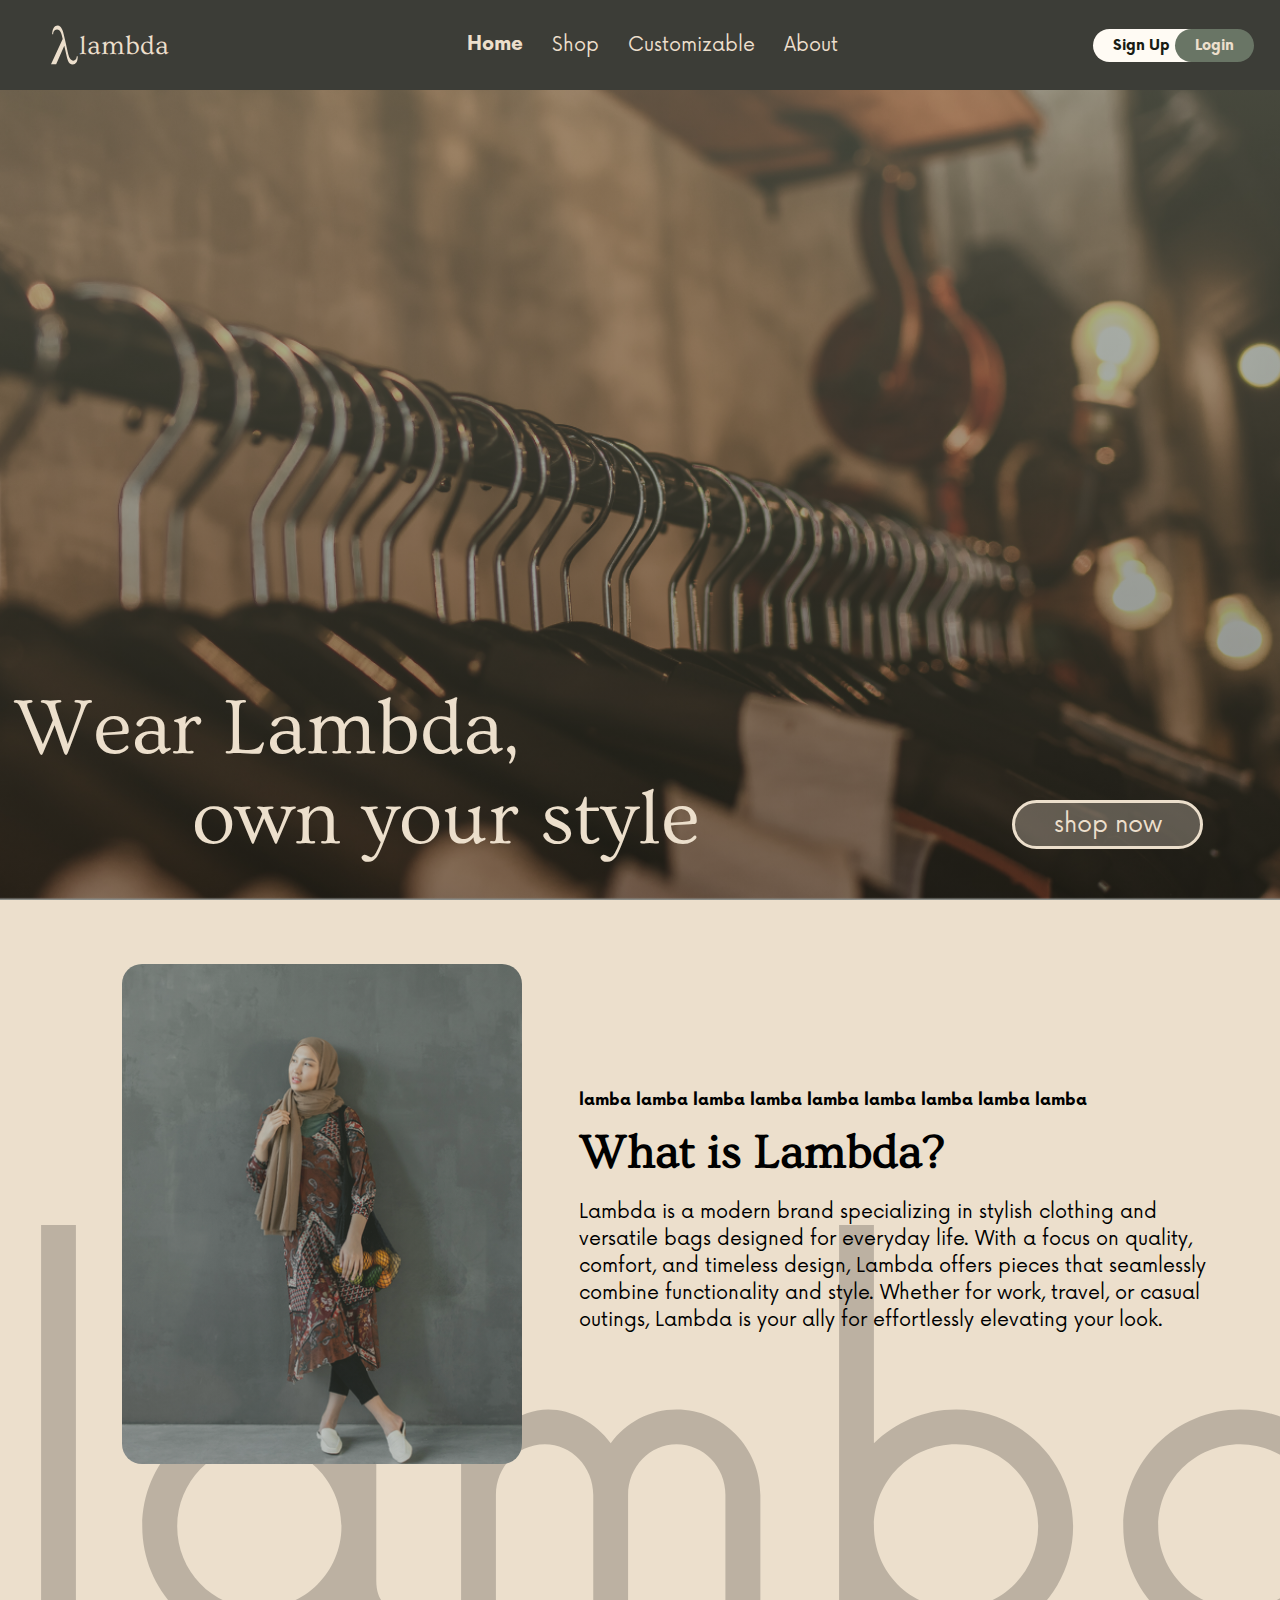
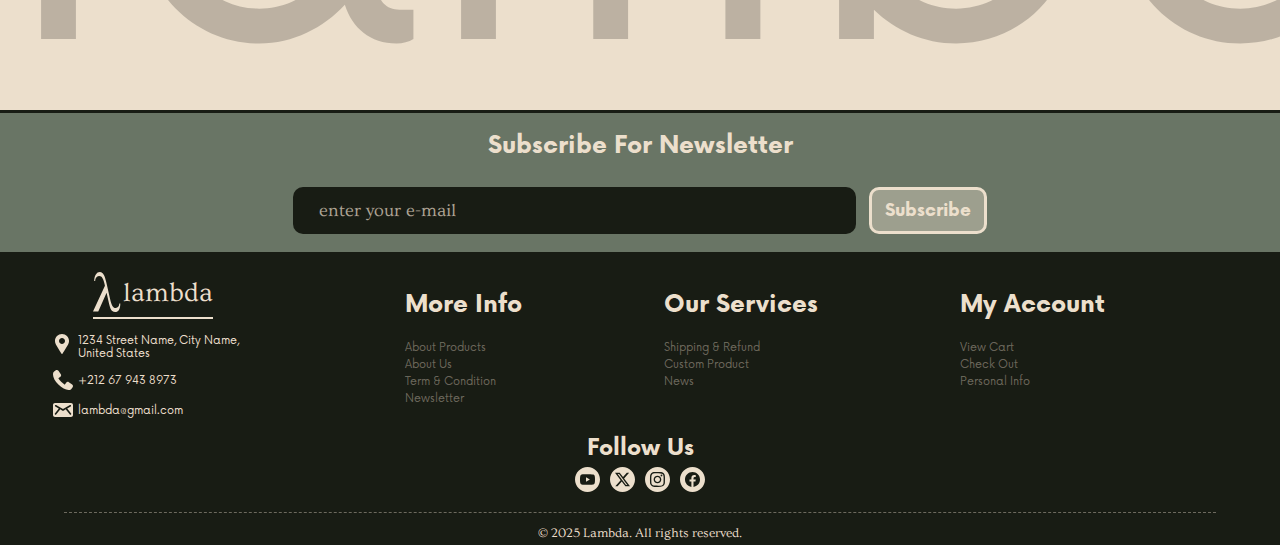
<file: index.html>
<!DOCTYPE html>
<html lang="en">

<head>
    <meta charset="UTF-8">
    <meta name="viewport" content="width=device-width, initial-scale=1.0">
    <title>Home</title>
    <link rel="icon" type="image/x-icon" href="resources/image/main/logo.svg">
    <link rel="stylesheet" href="CSS/main.css">
    <link rel="stylesheet" href="CSS/sub/home.css">
</head>

<body>
    <header>
        <div class="header-element-1">
            <div class="logo">
                <svg class="logo-image" viewBox="0 0 863.71 1264.85">
                    <path
                        d="M832.99,999.23h30.72c0,92.66-15.19,160.08-45.51,202.29-30.32,42.24-68.16,63.33-113.5,63.33-37.1,0-72.73-13.98-106.89-41.95-34.16-27.95-64.8-102.88-91.87-224.79l-76.63-341.51-262.54,595.61H0L377.65,438.72c-20.13-105.54-44.41-183.66-72.81-234.36-28.4-50.71-63.64-76.06-105.65-76.06-33.77,0-63.21,12.82-88.37,38.43-25.16,25.61-39.22,65.19-42.15,118.78h-30.72c1.75-86.34,19.11-155.51,52.06-207.51C122.93,26,164.12,0,213.56,0c31.76,0,61.92,13.1,90.46,39.27,28.52,26.2,53.22,70.89,74.11,134.14s53.39,194.3,97.52,393.12l62.88,280.22c25.49,116.07,52.32,193.68,80.49,232.87,28.18,39.19,61.83,58.75,100.99,58.75,66.4,0,104.07-46.36,112.99-139.13Z" />
                </svg>
                <h1 class="logo-text">lambda</h1>
            </div>
        </div>
        <div class="header-element-2">
            <div class="navigation">
                <a href="index.html" class="nav-item nav-item-active">Home</a>
                <a href="page/shop.html" class="nav-item nav-item-inactive">Shop</a>
                <a href="page/customizable.html" class="nav-item nav-item-inactive">Customizable</a>
                <a href="page/about.html" class="nav-item nav-item-inactive">About</a>
            </div>
        </div>
        <div class="header-element-3">
            <div class="user">
                <a href="page/signup.html" class="user-item user-signup">Sign Up</a>
                <a href="page/login.html" class="user-item user-login">Login</a>
            </div>
        </div>
    </header>
    <main>
        <div class="hero-section">
            <div class="logo-hero">
                <svg class="logo-hero-image" viewBox="0 0 863.71 1264.85">
                    <path
                        d="M832.99,999.23h30.72c0,92.66-15.19,160.08-45.51,202.29-30.32,42.24-68.16,63.33-113.5,63.33-37.1,0-72.73-13.98-106.89-41.95-34.16-27.95-64.8-102.88-91.87-224.79l-76.63-341.51-262.54,595.61H0L377.65,438.72c-20.13-105.54-44.41-183.66-72.81-234.36-28.4-50.71-63.64-76.06-105.65-76.06-33.77,0-63.21,12.82-88.37,38.43-25.16,25.61-39.22,65.19-42.15,118.78h-30.72c1.75-86.34,19.11-155.51,52.06-207.51C122.93,26,164.12,0,213.56,0c31.76,0,61.92,13.1,90.46,39.27,28.52,26.2,53.22,70.89,74.11,134.14s53.39,194.3,97.52,393.12l62.88,280.22c25.49,116.07,52.32,193.68,80.49,232.87,28.18,39.19,61.83,58.75,100.99,58.75,66.4,0,104.07-46.36,112.99-139.13Z" />
                </svg>
                <h1 class="logo-hero-text">lambda</h1>
            </div>
            <div class="hero-text-holder">
                <h1 class="hero-text hero-text-1">Wear Lambda,</h1>
                <h1 class="hero-text hero-text-2">own your style</h1>
            </div>
            <a class="hero-shop-link" href="page/shop.html">shop now</a>
        </div>
        <div class="about-section">
            <div class="about-section-holder">
                <div class="about-image"></div>
                <div class="about-text-holder">
                    <p class="about-text-line-decoration">lamba lamba lamba lamba lamba lamba lamba lamba lamba</p>
                    <h2 class="about-title">What is Lambda?</h2>
                    <p class="about-text">Lambda is a modern brand specializing in stylish clothing and versatile bags
                        designed for everyday life. With a focus on
                        quality, comfort, and timeless design, Lambda offers pieces that seamlessly combine
                        functionality
                        and style. Whether for
                        work, travel, or casual outings, Lambda is your ally for effortlessly elevating your look.</p>
                </div>
            </div>
            <p class="about-background-text">lambda</p>
        </div>
    </main>
    <footer>
        <div class="newsletter">
            <h2 class="newsletter-text">Subscribe For Newsletter</h2>
            <form class="newsletter-form" action="">
                <input type="email" name="email" id="newsletter-email" placeholder="enter your e-mail">
                <button type="submit">Subscribe</button>
            </form>
        </div>
        <div class="footer-contact-info">
            <div class="footer-contact-logo">
                <div class="footer-logo-holder">
                    <div class="footer-logo">
                        <svg class="footer-logo-image" viewBox="0 0 863.71 1264.85" style="overflow: visible;">
                            <path
                                d="M832.99,999.23h30.72c0,92.66-15.19,160.08-45.51,202.29-30.32,42.24-68.16,63.33-113.5,63.33-37.1,0-72.73-13.98-106.89-41.95-34.16-27.95-64.8-102.88-91.87-224.79l-76.63-341.51-262.54,595.61H0L377.65,438.72c-20.13-105.54-44.41-183.66-72.81-234.36-28.4-50.71-63.64-76.06-105.65-76.06-33.77,0-63.21,12.82-88.37,38.43-25.16,25.61-39.22,65.19-42.15,118.78h-30.72c1.75-86.34,19.11-155.51,52.06-207.51C122.93,26,164.12,0,213.56,0c31.76,0,61.92,13.1,90.46,39.27,28.52,26.2,53.22,70.89,74.11,134.14s53.39,194.3,97.52,393.12l62.88,280.22c25.49,116.07,52.32,193.68,80.49,232.87,28.18,39.19,61.83,58.75,100.99,58.75,66.4,0,104.07-46.36,112.99-139.13Z" />
                        </svg>
                        <h1 class="footer-logo-text">lambda</h1>
                    </div>
                </div>
                <div class="footer-contact-holder">
                    <div class="footer-contact">
                        <svg class="footer-contact-icon" viewBox="0 0 802.94 1000">
                            <path
                                d="M351.47,0C157.36,0,0,157.36,0,351.47c0,63.49,16.84,123.05,46.29,174.45,60.58,105.76,269.18,445.69,272.3,451.19,6.5,11.44,18.79,19.15,32.88,19.15s26.38-7.71,32.88-19.15c3.12-5.5,211.72-345.43,272.3-451.19,29.45-51.4,46.29-110.96,46.29-174.45C702.94,157.36,545.58,0,351.47,0ZM351.47,501.47c-82.84,0-150-67.16-150-150s67.16-150,150-150,150,67.15,150,150-67.16,150-150,150Z" />
                        </svg>
                        <p class="footer-contact-text">1234 Street Name, City Name, United States</p>
                    </div>
                    <div class="footer-contact">
                        <svg class="footer-contact-icon" viewBox="0 0 1000 1000">
                            <path
                                d="M920.8,948.35c-.99,1.17-2.02,2.3-3.08,3.39,1.11-1.04,2.19-2.09,3.27-3.17l-.19-.23ZM48.26,82.28c1.08-1.04,2.19-2.05,3.34-3.03-.12-.16-.17-.24-.17-.24-1.08,1.08-2.12,2.16-3.17,3.27Z" />
                            <path
                                d="M917.72,951.74c-7.1,6.71-14.78,12.7-22.97,17.97-132.52,85.32-401.83-14.42-625.93-238.52C44.71,507.08-55.03,237.78,30.29,105.26c5.27-8.19,11.25-15.88,17.97-22.97,1.08-1.04,2.19-2.05,3.34-3.03,2.31-2,4.77-3.9,7.32-5.69l80.35-56.24c43.39-30.38,103.76-19.76,134.14,23.63l116.54,166.45c30.38,43.39,19.76,103.76-23.63,134.14l-80.37,56.26c-6.94,4.85-14.31,8.68-21.95,11.44,36.82,62.14,86.28,125.13,143.95,182.8,57.67,57.67,120.68,107.11,182.8,143.95,2.77-7.63,6.59-15.01,11.44-21.95l56.26-80.37c30.38-43.39,90.75-54.02,134.14-23.63l166.45,116.54c43.39,30.38,54.02,90.75,23.63,134.14l-56.24,80.35c-1.77,2.54-3.67,4.96-5.63,7.27-.99,1.17-2.02,2.3-3.08,3.39Z" />
                        </svg>
                        <p class="footer-contact-text">+212 67 943 8973</p>
                    </div>
                    <div class="footer-contact">
                        <svg class="footer-contact-icon" viewBox="0 0 1000 700">
                            <path
                                d="M900,0H100C44.77,0,0,44.77,0,100v500c0,55.23,44.77,100,100,100h800c55.23,0,100-44.77,100-100V100c0-55.23-44.77-100-100-100ZM900,580h0c-17.33,13.7-42.48,10.76-56.18-6.57l-200.39-253.49c-1.14-1.45-2.16-2.95-3.07-4.5l-115.43,66.37c-15.43,8.87-34.42,8.87-49.85,0l-115.43-66.37c-.91,1.54-1.93,3.05-3.07,4.5l-200.39,253.49c-13.7,17.33-38.85,20.27-56.18,6.57h0c-17.33-13.7-20.27-38.85-6.57-56.19l196.44-248.5-175.13-100.7c-19.15-11.01-25.75-35.46-14.74-54.61,11.01-19.15,35.46-25.75,54.61-14.74l320.46,184.27c15.43,8.87,34.42,8.87,49.85,0l320.46-184.27c19.15-11.01,43.6-4.41,54.61,14.74,11.01,19.15,4.41,43.6-14.74,54.61l-175.13,100.7,196.44,248.5c13.7,17.33,10.76,42.49-6.57,56.18Z" />
                        </svg>
                        <p class="footer-contact-text">lambda@gmail.com</p>
                    </div>
                </div>
            </div>
            <div class="footer-sections">
                <div class="footer-section">
                    <h2 class="footer-title">More Info</h2>
                    <a href="#" class="footer-item">About Products</a>
                    <a href="#" class="footer-item">About Us</a>
                    <a href="#" class="footer-item">Term & Condition</a>
                    <a href="#" class="footer-item">Newsletter</a>
                </div>
                <div class="footer-section">
                    <h2 class="footer-title">Our Services</h2>
                    <a href="#" class="footer-item">Shipping & Refund</a>
                    <a href="#" class="footer-item">Custom Product</a>
                    <a href="#" class="footer-item">News</a>
                </div>
                <div class="footer-section">
                    <h2 class="footer-title">My Account</h2>
                    <a href="#" class="footer-item">View Cart</a>
                    <a href="#" class="footer-item">Check Out</a>
                    <a href="#" class="footer-item">Personal Info</a>
                </div>
            </div>
        </div>
        <div class="footer-social-media">
            <h1 class="footer-social-media-title">Follow Us</h1>
            <div class="footer-social-media-links">
                <a href="#" class="footer-social-media-link">
                    <div class="footer-social-media-icon-fill"></div><svg class="footer-social-media-icon"
                        viewBox="0 0 1000 1000" style="overflow: visible;">
                        <polygon points="440.02 590.33 595.92 500.03 440.02 409.65 440.02 590.33" />
                        <path
                            d="M500,0C223.86,0,0,223.86,0,500s223.86,500,500,500,500-223.86,500-500S776.14,0,500,0ZM800,501.41c-.04,7.27-.37,41.55-3.07,77.25l-.3,3.94-.34,3.9c-1.87,21.45-4.65,42.75-8.81,58.43-3.4,12.75-10.09,24.38-19.41,33.73-9.31,9.35-20.92,16.08-33.66,19.53-43.5,11.7-208.85,12.53-231.76,12.56h-5.32c-11.59,0-59.52-.22-109.77-1.95l-6.38-.22-3.26-.15-6.41-.26-6.41-.26c-41.62-1.84-81.27-4.8-99.53-9.75-12.73-3.44-24.34-10.17-33.65-19.51-9.31-9.34-16.01-20.97-19.42-33.7-4.16-15.64-6.94-36.98-8.81-58.43l-.3-3.94-.3-3.9c-1.85-25.41-2.87-50.88-3.08-76.35v-4.61c.08-8.06.37-35.93,2.4-66.68l.26-3.86.11-1.95.3-3.9.82-9.75.37-3.9c1.8-19.47,4.46-38.37,8.25-52.58,3.4-12.75,10.09-24.38,19.41-33.73,9.31-9.35,20.92-16.08,33.66-19.53,18.27-4.88,57.9-7.88,99.53-9.75l6.38-.26,6.45-.22,3.22-.11,6.41-.26c35.69-1.15,71.4-1.79,107.11-1.91h7.24v-.04h.02s3.34,0,3.34,0c30.82.11,187.03,1.24,229.14,12.56,12.73,3.46,24.33,10.19,33.64,19.54,9.31,9.34,16.01,20.97,19.42,33.72,3.79,14.25,6.45,33.12,8.25,52.58l.38,3.9.82,9.75.3,3.9c2.44,34.28,2.74,66.38,2.77,73.39v2.81Z" />
                    </svg>
                </a>
                <a href="#" class="footer-social-media-link">
                    <div class="footer-social-media-icon-fill"></div><svg class="footer-social-media-icon"
                        viewBox="0 0 1000 1000" style="overflow: visible;">
                        <polygon points="307.44 281 640.24 716.1 691.23 716.1 362.15 281 307.44 281" />
                        <path
                            d="M500,0C223.86,0,0,223.86,0,500s223.86,500,500,500,500-223.86,500-500S776.14,0,500,0ZM614.85,771.17l-145.01-189.6-165.93,189.6h-92.06l214.99-245.72L200,228.83h189.85l131.08,173.3,151.61-173.3h92l-201,229.73,236.46,312.61h-185.15Z" />
                    </svg>
                </a>
                <a href="#" class="footer-social-media-link">
                    <div class="footer-social-media-icon-fill"></div><svg class="footer-social-media-icon"
                        viewBox="0 0 1000 1000" style="overflow: visible;">
                        <path
                            d="M619.79,257.25c-262.6-11.85-301.17,2.74-331.02,32.52-24.12,24.13-31.05,55.36-32.6,89.55-1.58,34.89-7.46,250.58,10.27,295.99,10.24,26.35,30.15,46.19,56.66,56.48,10.54,4.07,26.33,8.94,55.43,10.24,264.18,12.13,326.33,2.5,353.35-66.72,4.09-10.52,8.96-26.26,10.27-55.3,12.06-261.59-2.75-300.45-32.6-330.23-24.18-24.05-55.49-30.97-89.76-32.52ZM499.17,652.55c-84.66,0-153.29-68.47-153.29-152.92s68.63-152.87,153.29-152.87,153.29,68.42,153.29,152.87-68.63,152.92-153.29,152.92ZM658.51,376.43c-19.79,0-35.82-16.03-35.82-35.74s16.03-35.73,35.82-35.73,35.85,16.03,35.85,35.73-16.06,35.74-35.85,35.74Z" />
                        <path
                            d="M499.17,400.39c-54.96,0-99.49,44.46-99.49,99.24s44.54,99.29,99.49,99.29,99.49-44.46,99.49-99.29-44.54-99.24-99.49-99.24Z" />
                        <path
                            d="M500,0C223.86,0,0,223.86,0,500s223.86,500,500,500,500-223.86,500-500S776.14,0,500,0ZM795.86,622.4c-1.4,31.71-6.48,53.36-13.85,72.3-41.55,106.39-140.09,112.94-405.92,100.91-31.79-1.45-53.46-6.46-72.45-13.84-40.69-15.75-71.61-46.76-87.31-87.07-23.28-59.77-15.25-287.65-13.88-317.81,2.21-48.33,14-90.82,48.3-125.04,34.18-34.03,76.51-45.97,125.34-48.18,291.5-13.42,334.72,11.53,371.47,48.18,46.33,46.27,60.45,104.05,48.3,370.55Z" />
                    </svg>
                </a>
                <a href="#" class="footer-social-media-link">
                    <div class="footer-social-media-icon-fill"></div><svg class="footer-social-media-icon"
                        viewBox="0 0 1000 1000" style="overflow: visible;">
                        <path
                            d="M500,0C223.86,0,0,223.86,0,500s223.86,500,500,500,500-223.86,500-500S776.14,0,500,0ZM540.61,798.47v-217.42h77.65l12.19-78.86h-89.84v-43.1c0-32.75,10.7-61.81,41.36-61.81h49.25v-68.84c-8.66-1.17-26.95-3.74-61.53-3.74-72.2,0-114.53,38.14-114.53,125.02v52.47h-74.22v78.86h74.22v216.78c-144.37-21.7-255.16-145.88-255.16-296.29,0-165.68,134.32-300,300-300s300,134.32,300,300c0,151.87-112.96,277.06-259.39,296.93Z" />
                    </svg>
                </a>
            </div>
        </div>
        <hr class="footer-divider">
        <div class="footer-legal">
            <p class="footer-legal-text">© 2025 Lambda. All rights reserved.</p>
            <!-- <div class="footer-legal-links">
                <a href="#" class="footer-legal-link">Terms of Use</a>
                <a href="#" class="footer-legal-link">Privacy Policy</a>
                <a href="#" class="footer-legal-link">Cookie Policy</a>
            </div> -->
        </div>
    </footer>
</body>

</html>
</file>
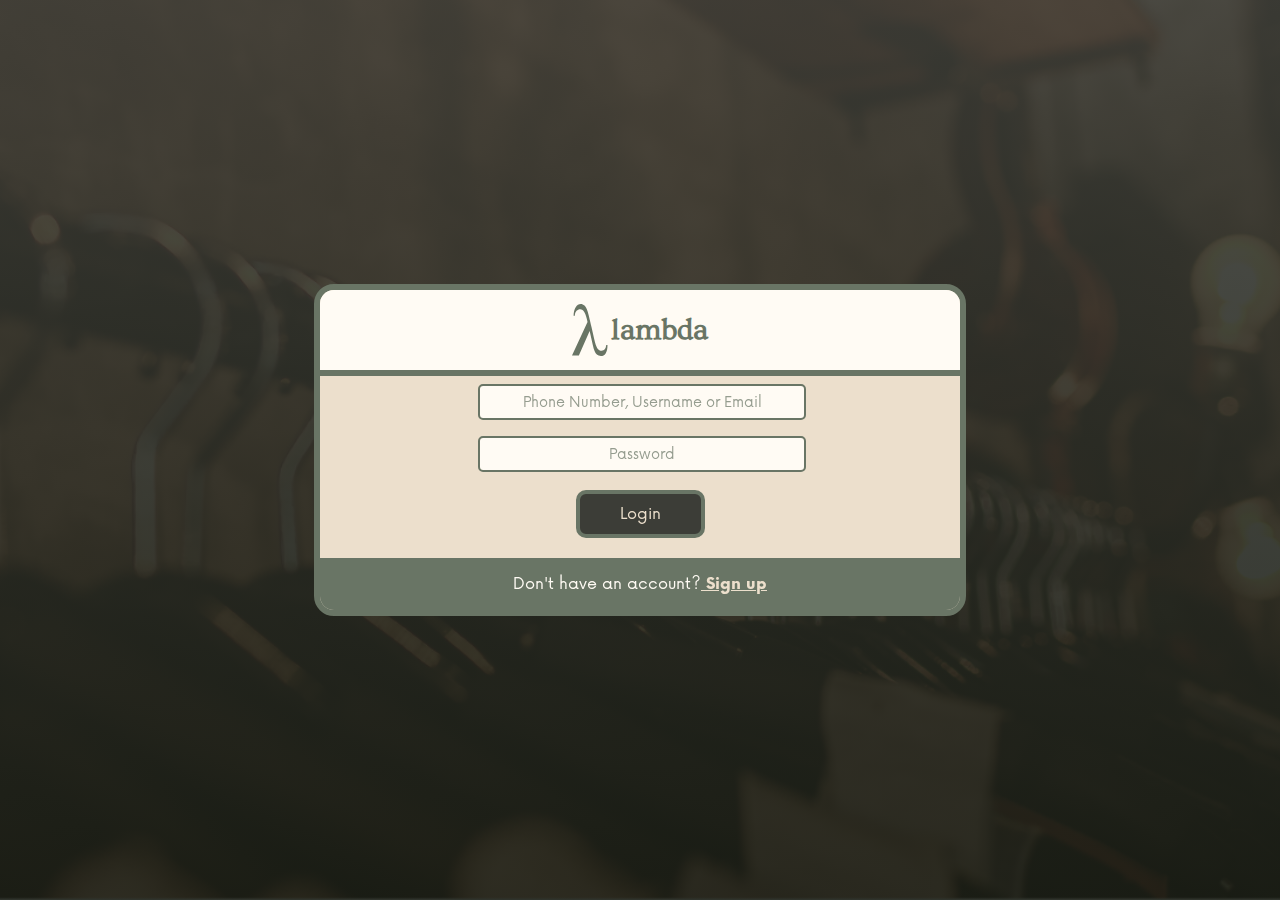
<file: page/login.html>
<!DOCTYPE html>
<html lang="en">

<head>
    <meta charset="UTF-8">
    <meta name="viewport" content="width=device-width, initial-scale=1.0">
    <title>Home</title>
    <link rel="icon" type="image/x-icon" href="../resources/image/main/logo.svg">
    <link rel="stylesheet" href="../CSS/main.css">
    <link rel="stylesheet" href="../CSS/sub/register.css">
</head>

<body>
    <div class="register-holder">
        <div class="main-register-holder">
            <div class="main-register-section">
                <form action="">
                    <div class="logo">
                        <svg class="logo-image" viewBox="0 0 863.71 1264.85">
                            <path
                                d="M832.99,999.23h30.72c0,92.66-15.19,160.08-45.51,202.29-30.32,42.24-68.16,63.33-113.5,63.33-37.1,0-72.73-13.98-106.89-41.95-34.16-27.95-64.8-102.88-91.87-224.79l-76.63-341.51-262.54,595.61H0L377.65,438.72c-20.13-105.54-44.41-183.66-72.81-234.36-28.4-50.71-63.64-76.06-105.65-76.06-33.77,0-63.21,12.82-88.37,38.43-25.16,25.61-39.22,65.19-42.15,118.78h-30.72c1.75-86.34,19.11-155.51,52.06-207.51C122.93,26,164.12,0,213.56,0c31.76,0,61.92,13.1,90.46,39.27,28.52,26.2,53.22,70.89,74.11,134.14s53.39,194.3,97.52,393.12l62.88,280.22c25.49,116.07,52.32,193.68,80.49,232.87,28.18,39.19,61.83,58.75,100.99,58.75,66.4,0,104.07-46.36,112.99-139.13Z" />
                        </svg>
                        <h1 class="logo-text">lambda</h1>
                    </div>
                    <div class="input-holder">
                        <div class="input-section">
                            <input type="text" placeholder="Phone Number, Username or Email" required autocomplete="off"
                                autofocus>
                        </div>
                        <div class="input-section">
                            <input type="password" placeholder="Password" required autocomplete="off">
                        </div>
                        <div class="submit-section">
                            <a href="Final-project.html">Login</a>
                        </div>
                    </div>
                </form>
            </div>
            <div class="alternate-register-section">
                <p>Don't have an account?<a href="signup.html"> Sign up</a></p>
            </div>
        </div>
    </div>
</body>
</file>
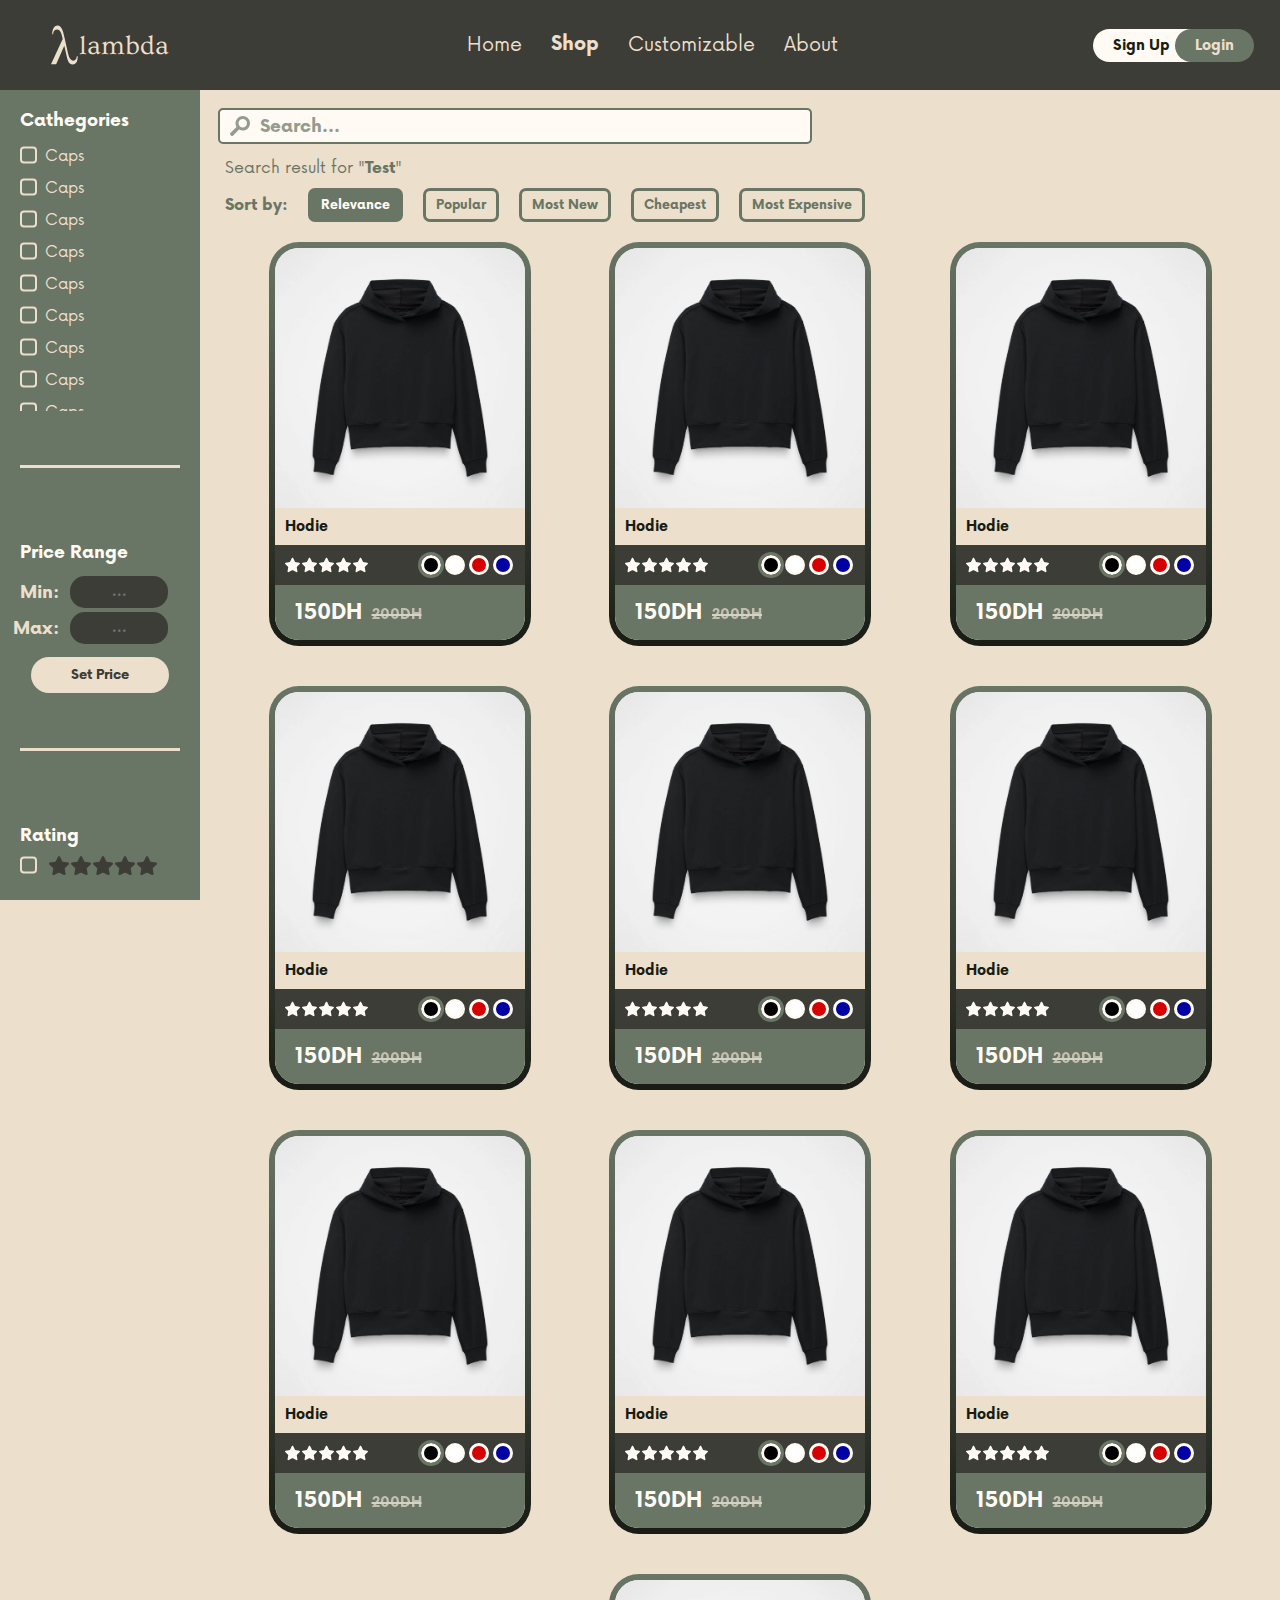
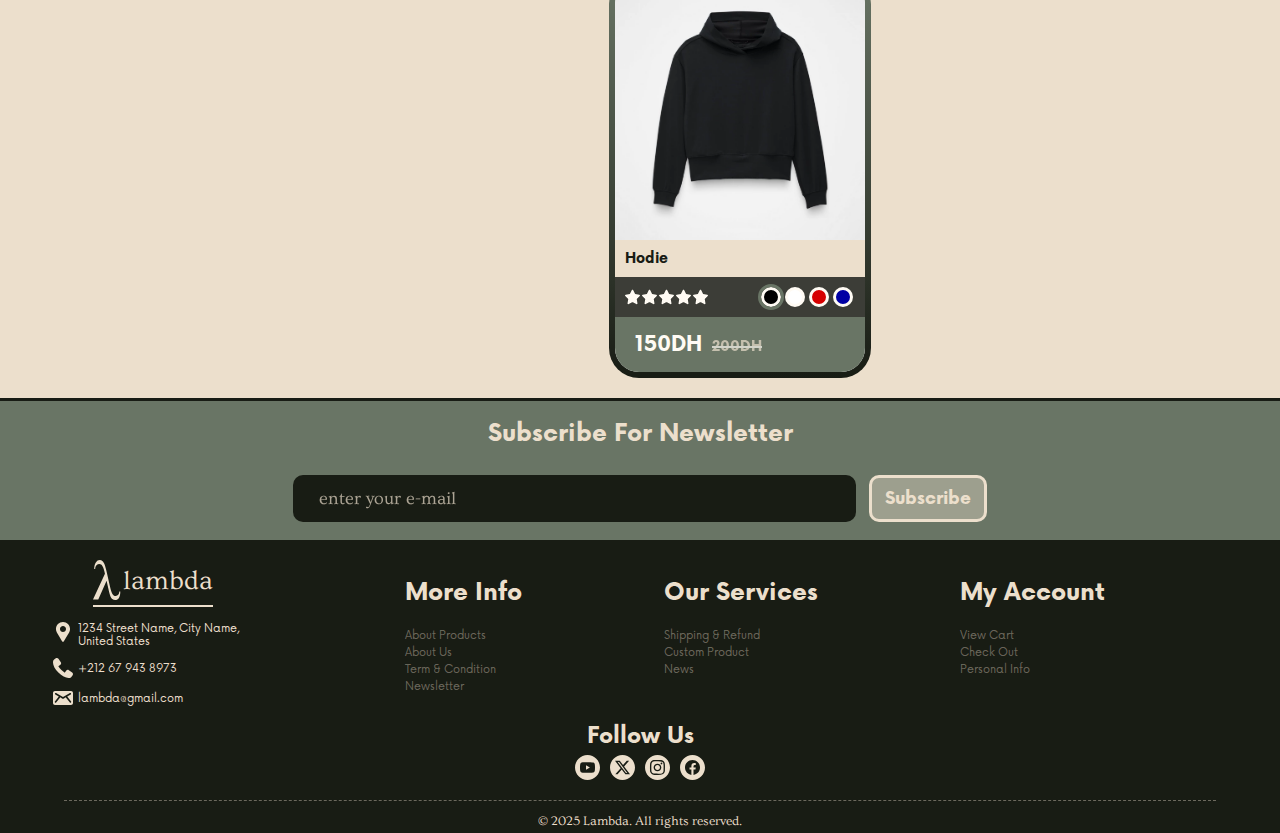
<file: page/shop.html>
<!DOCTYPE html>
<html lang="en">

<head>
    <meta charset="UTF-8">
    <meta name="viewport" content="width=device-width, initial-scale=1.0">
    <title>Home</title>
    <link rel="icon" type="image/x-icon" href="../resources/image/main/logo.svg">
    <link rel="stylesheet" href="../CSS/main.css">
    <link rel="stylesheet" href="../CSS/sub/shop.css">
</head>

<body>
    <header>
        <div class="header-element-1">
            <div class="logo">
                <svg class="logo-image" viewBox="0 0 863.71 1264.85">
                    <path
                        d="M832.99,999.23h30.72c0,92.66-15.19,160.08-45.51,202.29-30.32,42.24-68.16,63.33-113.5,63.33-37.1,0-72.73-13.98-106.89-41.95-34.16-27.95-64.8-102.88-91.87-224.79l-76.63-341.51-262.54,595.61H0L377.65,438.72c-20.13-105.54-44.41-183.66-72.81-234.36-28.4-50.71-63.64-76.06-105.65-76.06-33.77,0-63.21,12.82-88.37,38.43-25.16,25.61-39.22,65.19-42.15,118.78h-30.72c1.75-86.34,19.11-155.51,52.06-207.51C122.93,26,164.12,0,213.56,0c31.76,0,61.92,13.1,90.46,39.27,28.52,26.2,53.22,70.89,74.11,134.14s53.39,194.3,97.52,393.12l62.88,280.22c25.49,116.07,52.32,193.68,80.49,232.87,28.18,39.19,61.83,58.75,100.99,58.75,66.4,0,104.07-46.36,112.99-139.13Z" />
                </svg>
                <h1 class="logo-text">lambda</h1>
            </div>
        </div>
        <div class="header-element-2">
            <div class="navigation">
                <a href="../index.html" class="nav-item nav-item-inactive">Home</a>
                <a href="shop.html" class="nav-item nav-item-active">Shop</a>
                <a href="customizable.html" class="nav-item nav-item-inactive">Customizable</a>
                <a href="about.html" class="nav-item nav-item-inactive">About</a>
            </div>
        </div>
        <div class="header-element-3">
            <div class="user">
                <a href="signup.html" class="user-item user-signup">Sign Up</a>
                <a href="login.html" class="user-item user-login">Login</a>
            </div>
        </div>
    </header>
    <main>
        <div class="filter-section">
            <div class="filter-cathegories">
                <h4 class="filter-cathegories-header filter-headers">Cathegories</h4>
                <div class="filter-cathegories-list">
                    <div class="filter-cathegories-item checkbox-holder"><input type="checkbox"
                            name="filter-cathegories-input" class="filter-cathegories-input checkbox"
                            value=""><span></span><label for="">Caps</label></div>
                    <div class="filter-cathegories-item checkbox-holder"><input type="checkbox"
                            name="filter-cathegories-input" class="filter-cathegories-input checkbox"
                            value=""><span></span><label for="">Caps</label></div>
                    <div class="filter-cathegories-item checkbox-holder"><input type="checkbox"
                            name="filter-cathegories-input" class="filter-cathegories-input checkbox"
                            value=""><span></span><label for="">Caps</label></div>
                    <div class="filter-cathegories-item checkbox-holder"><input type="checkbox"
                            name="filter-cathegories-input" class="filter-cathegories-input checkbox"
                            value=""><span></span><label for="">Caps</label></div>
                    <div class="filter-cathegories-item checkbox-holder"><input type="checkbox"
                            name="filter-cathegories-input" class="filter-cathegories-input checkbox"
                            value=""><span></span><label for="">Caps</label></div>
                    <div class="filter-cathegories-item checkbox-holder"><input type="checkbox"
                            name="filter-cathegories-input" class="filter-cathegories-input checkbox"
                            value=""><span></span><label for="">Caps</label></div>
                    <div class="filter-cathegories-item checkbox-holder"><input type="checkbox"
                            name="filter-cathegories-input" class="filter-cathegories-input checkbox"
                            value=""><span></span><label for="">Caps</label></div>
                    <div class="filter-cathegories-item checkbox-holder"><input type="checkbox"
                            name="filter-cathegories-input" class="filter-cathegories-input checkbox"
                            value=""><span></span><label for="">Caps</label></div>
                    <div class="filter-cathegories-item checkbox-holder"><input type="checkbox"
                            name="filter-cathegories-input" class="filter-cathegories-input checkbox"
                            value=""><span></span><label for="">Caps</label></div>
                    <div class="filter-cathegories-item checkbox-holder"><input type="checkbox"
                            name="filter-cathegories-input" class="filter-cathegories-input checkbox"
                            value=""><span></span><label for="">Caps</label></div>
                    <div class="filter-cathegories-item checkbox-holder"><input type="checkbox"
                            name="filter-cathegories-input" class="filter-cathegories-input checkbox"
                            value=""><span></span><label for="">Caps</label></div>
                    <div class="filter-cathegories-item checkbox-holder"><input type="checkbox"
                            name="filter-cathegories-input" class="filter-cathegories-input checkbox"
                            value=""><span></span><label for="">Caps</label></div>
                    <div class="filter-cathegories-item checkbox-holder"><input type="checkbox"
                            name="filter-cathegories-input" class="filter-cathegories-input checkbox"
                            value=""><span></span><label for="">Caps</label></div>
                </div>
            </div>
            <hr class="hr">
            <div class="filter-price">
                <h4 class="filter-price-header filter-headers">Price Range</h4>
                <div class="filter-price-inputs">
                    <table>
                        <tr>
                            <td>
                                <label for="" class="filter-price-label">Min:</label>
                            </td>
                            <td>
                                <input type="number" name="filter-price-min" class="filter-price-input"
                                    id="filter-price-min" placeholder="...">
                            </td>
                        </tr>
                        <tr>
                            <td>
                                <label for="" class="filter-price-label">Max:</label>
                            </td>
                            <td>
                                <input type="number" name="filter-price-max" class="filter-price-input"
                                    id="filter-price-max" placeholder="...">
                            </td>
                        </tr>
                    </table>
                </div>
                <div class="filter-price-set-holder"><button class="filter-price-set">Set Price</button></div>
            </div>
            <hr class="hr">
            <div class="filter-rating">
                <h4 class="filter-rating-header filter-headers">Rating</h4>
                <div class="filter-rating-section">
                    <div class="filter-rating-toggle-holder checkbox-holder"><input type="checkbox" name="" id=""
                            class="filter-rating-toggle checkbox"><span></span>
                    </div>

                    <div class="filter-rating-inputs">
                        <div class="filter-rating-star-holder">
                            <input type="radio" name="filter-rating-input" class="filter-rating-input" value="1"><svg
                                class="filter-rating-star" viewBox='0 0 1000 956.59' overflow='visible'>
                                <path
                                    d='M500,819.71l-247.79,130.27c-41.44,21.79-89.87-13.4-81.95-59.54l47.32-275.91L17.12,419.12c-33.52-32.68-15.03-89.61,31.3-96.34l277.03-40.26L449.35,31.49c20.72-41.98,80.58-41.98,101.3,0l123.89,251.03,277.03,40.26c46.33,6.73,64.83,63.67,31.3,96.34l-200.46,195.4,47.32,275.91c7.91,46.14-40.52,81.33-81.95,59.54l-247.79-130.27Z' />
                            </svg>
                        </div>
                        <div class="filter-rating-star-holder">
                            <input type="radio" name="filter-rating-input" class="filter-rating-input" value="2"><svg
                                class="filter-rating-star" viewBox='0 0 1000 956.59' overflow='visible'>
                                <path
                                    d='M500,819.71l-247.79,130.27c-41.44,21.79-89.87-13.4-81.95-59.54l47.32-275.91L17.12,419.12c-33.52-32.68-15.03-89.61,31.3-96.34l277.03-40.26L449.35,31.49c20.72-41.98,80.58-41.98,101.3,0l123.89,251.03,277.03,40.26c46.33,6.73,64.83,63.67,31.3,96.34l-200.46,195.4,47.32,275.91c7.91,46.14-40.52,81.33-81.95,59.54l-247.79-130.27Z' />
                            </svg>
                        </div>
                        <div class="filter-rating-star-holder">
                            <input type="radio" name="filter-rating-input" class="filter-rating-input" value="3"><svg
                                class="filter-rating-star" viewBox='0 0 1000 956.59' overflow='visible'>
                                <path
                                    d='M500,819.71l-247.79,130.27c-41.44,21.79-89.87-13.4-81.95-59.54l47.32-275.91L17.12,419.12c-33.52-32.68-15.03-89.61,31.3-96.34l277.03-40.26L449.35,31.49c20.72-41.98,80.58-41.98,101.3,0l123.89,251.03,277.03,40.26c46.33,6.73,64.83,63.67,31.3,96.34l-200.46,195.4,47.32,275.91c7.91,46.14-40.52,81.33-81.95,59.54l-247.79-130.27Z' />
                            </svg>
                        </div>
                        <div class="filter-rating-star-holder">
                            <input type="radio" name="filter-rating-input" class="filter-rating-input" value="4"><svg
                                class="filter-rating-star" viewBox='0 0 1000 956.59' overflow='visible'>
                                <path
                                    d='M500,819.71l-247.79,130.27c-41.44,21.79-89.87-13.4-81.95-59.54l47.32-275.91L17.12,419.12c-33.52-32.68-15.03-89.61,31.3-96.34l277.03-40.26L449.35,31.49c20.72-41.98,80.58-41.98,101.3,0l123.89,251.03,277.03,40.26c46.33,6.73,64.83,63.67,31.3,96.34l-200.46,195.4,47.32,275.91c7.91,46.14-40.52,81.33-81.95,59.54l-247.79-130.27Z' />
                            </svg>
                        </div>
                        <div class="filter-rating-star-holder">
                            <input type="radio" name="filter-rating-input" class="filter-rating-input" value="5"><svg
                                class="filter-rating-star" viewBox='0 0 1000 956.59' overflow='visible'>
                                <path
                                    d='M500,819.71l-247.79,130.27c-41.44,21.79-89.87-13.4-81.95-59.54l47.32-275.91L17.12,419.12c-33.52-32.68-15.03-89.61,31.3-96.34l277.03-40.26L449.35,31.49c20.72-41.98,80.58-41.98,101.3,0l123.89,251.03,277.03,40.26c46.33,6.73,64.83,63.67,31.3,96.34l-200.46,195.4,47.32,275.91c7.91,46.14-40.52,81.33-81.95,59.54l-247.79-130.27Z' />
                            </svg>
                        </div>
                    </div>
                </div>
            </div>
        </div>
        <div class="shop-section">
            <div class="shop-search-holder-result">
                <div class="shop-search-holder"><svg class="shop-search-icon" viewBox="0 0 999.78 1000">
                        <path
                            d="M891.84,104.67c-142.13-140.24-369.78-139.44-510.96,1.74-119.45,119.45-138.12,301.52-56.01,440.55L17.7,854.12c-23.6,23.6-23.6,61.86,0,85.45l42.73,42.73c23.6,23.6,61.86,23.6,85.45,0l307.16-307.16c139.03,82.11,321.1,63.44,440.55-56.01,142.17-142.17,141.58-373.03-1.76-514.46ZM637.23,574.25c-116.8,0-211.49-94.69-211.49-211.49s94.69-211.49,211.49-211.49,211.49,94.69,211.49,211.49-94.69,211.49-211.49,211.49Z" />
                    </svg>
                    <input type="text" name="search" class="shop-search" id="shop-search" placeholder="Search...">
                </div>
                <p class="shop-search-result">Search result for "<span class="shop-search-result-word">Test</span>"</p>
            </div>
            <div class="shop-sorting">
                <h4 class="shop-sorting-header">Sort by:</h4>
                <div class="shop-sorting-button"><input type="radio" class="shop-sorting-button-input"
                        name="shop-sorting-button-input" checked><label for=""
                        class="shop-sorting-button-label">Relevance</label></div>
                <div class="shop-sorting-button"><input type="radio" class="shop-sorting-button-input"
                        name="shop-sorting-button-input"><label for="" class="shop-sorting-button-label">Popular</label>
                </div>
                <div class="shop-sorting-button"><input type="radio" class="shop-sorting-button-input"
                        name="shop-sorting-button-input"><label for="" class="shop-sorting-button-label">Most
                        New</label></div>
                <div class="shop-sorting-button"><input type="radio" class="shop-sorting-button-input"
                        name="shop-sorting-button-input"><label for=""
                        class="shop-sorting-button-label">Cheapest</label></div>
                <div class="shop-sorting-button"><input type="radio" class="shop-sorting-button-input"
                        name="shop-sorting-button-input"><label for="" class="shop-sorting-button-label">Most
                        Expensive</label></div>
            </div>
            <div class="shop-deck">
                <a class="card-element" href="#">
                    <div class="card-image-section">
                        <div class="card-image-scroll">
                            <div class="card-image-element"><img src="../resources/image/products/hoodie.webp" alt=""
                                    class="card-image"></div>
                            <div class="card-image-element"><img src="../resources/image/products/hoodie.webp" alt=""
                                    class="card-image"></div>
                            <div class="card-image-element"><img src="../resources/image/products/hoodie.webp" alt=""
                                    class="card-image"></div>
                            <div class="card-image-element"><img src="../resources/image/products/hoodie.webp" alt=""
                                    class="card-image"></div>
                        </div>
                    </div>
                    <div class="card-title-section">
                        <h4 class="card-title">Hodie</h4>
                    </div>
                    <div class="card-info-section">
                        <div class="card-star-review">
                            <svg class="card-rating-star" viewBox="0 0 1000 956.59" overflow="visible">
                                <path
                                    d="M500,819.71l-247.79,130.27c-41.44,21.79-89.87-13.4-81.95-59.54l47.32-275.91L17.12,419.12c-33.52-32.68-15.03-89.61,31.3-96.34l277.03-40.26L449.35,31.49c20.72-41.98,80.58-41.98,101.3,0l123.89,251.03,277.03,40.26c46.33,6.73,64.83,63.67,31.3,96.34l-200.46,195.4,47.32,275.91c7.91,46.14-40.52,81.33-81.95,59.54l-247.79-130.27Z">
                                </path>
                            </svg>
                            <svg class="card-rating-star" viewBox="0 0 1000 956.59" overflow="visible">
                                <path
                                    d="M500,819.71l-247.79,130.27c-41.44,21.79-89.87-13.4-81.95-59.54l47.32-275.91L17.12,419.12c-33.52-32.68-15.03-89.61,31.3-96.34l277.03-40.26L449.35,31.49c20.72-41.98,80.58-41.98,101.3,0l123.89,251.03,277.03,40.26c46.33,6.73,64.83,63.67,31.3,96.34l-200.46,195.4,47.32,275.91c7.91,46.14-40.52,81.33-81.95,59.54l-247.79-130.27Z">
                                </path>
                            </svg>
                            <svg class="card-rating-star" viewBox="0 0 1000 956.59" overflow="visible">
                                <path
                                    d="M500,819.71l-247.79,130.27c-41.44,21.79-89.87-13.4-81.95-59.54l47.32-275.91L17.12,419.12c-33.52-32.68-15.03-89.61,31.3-96.34l277.03-40.26L449.35,31.49c20.72-41.98,80.58-41.98,101.3,0l123.89,251.03,277.03,40.26c46.33,6.73,64.83,63.67,31.3,96.34l-200.46,195.4,47.32,275.91c7.91,46.14-40.52,81.33-81.95,59.54l-247.79-130.27Z">
                                </path>
                            </svg>
                            <svg class="card-rating-star" viewBox="0 0 1000 956.59" overflow="visible">
                                <path
                                    d="M500,819.71l-247.79,130.27c-41.44,21.79-89.87-13.4-81.95-59.54l47.32-275.91L17.12,419.12c-33.52-32.68-15.03-89.61,31.3-96.34l277.03-40.26L449.35,31.49c20.72-41.98,80.58-41.98,101.3,0l123.89,251.03,277.03,40.26c46.33,6.73,64.83,63.67,31.3,96.34l-200.46,195.4,47.32,275.91c7.91,46.14-40.52,81.33-81.95,59.54l-247.79-130.27Z">
                                </path>
                            </svg>
                            <svg class="card-rating-star" viewBox="0 0 1000 956.59" overflow="visible">
                                <path
                                    d="M500,819.71l-247.79,130.27c-41.44,21.79-89.87-13.4-81.95-59.54l47.32-275.91L17.12,419.12c-33.52-32.68-15.03-89.61,31.3-96.34l277.03-40.26L449.35,31.49c20.72-41.98,80.58-41.98,101.3,0l123.89,251.03,277.03,40.26c46.33,6.73,64.83,63.67,31.3,96.34l-200.46,195.4,47.32,275.91c7.91,46.14-40.52,81.33-81.95,59.54l-247.79-130.27Z">
                                </path>
                            </svg>
                        </div>
                        <div class="card-extra-option">
                            <div class="card-color-option-holder"><input type="radio" class="card-color-input"
                                    name="card-color-input-0" checked>
                                <div class="card-color-option card-color-option-0"></div>
                            </div>
                            <div class="card-color-option-holder"><input type="radio" class="card-color-input"
                                    name="card-color-input-0">
                                <div class="card-color-option card-color-option-1"></div>
                            </div>
                            <div class="card-color-option-holder"><input type="radio" class="card-color-input"
                                    name="card-color-input-0">
                                <div class="card-color-option card-color-option-2"></div>
                            </div>
                            <div class="card-color-option-holder"><input type="radio" class="card-color-input"
                                    name="card-color-input-0">
                                <div class="card-color-option card-color-option-3"></div>
                            </div>
                        </div>
                    </div>
                    <div class="card-price-section">
                        <h4 class="card-price-tag">150DH</h4>
                        <h4 class="card-previous-price-tag">200DH</h4>
                    </div>
                </a>
                <a class="card-element" href="#">
                    <div class="card-image-section">
                        <div class="card-image-scroll">
                            <div class="card-image-element"><img src="../resources/image/products/hoodie.webp" alt=""
                                    class="card-image"></div>
                            <div class="card-image-element"><img src="../resources/image/products/hoodie.webp" alt=""
                                    class="card-image"></div>
                            <div class="card-image-element"><img src="../resources/image/products/hoodie.webp" alt=""
                                    class="card-image"></div>
                            <div class="card-image-element"><img src="../resources/image/products/hoodie.webp" alt=""
                                    class="card-image"></div>
                        </div>
                    </div>
                    <div class="card-title-section">
                        <h4 class="card-title">Hodie</h4>
                    </div>
                    <div class="card-info-section">
                        <div class="card-star-review">
                            <svg class="card-rating-star" viewBox="0 0 1000 956.59" overflow="visible">
                                <path
                                    d="M500,819.71l-247.79,130.27c-41.44,21.79-89.87-13.4-81.95-59.54l47.32-275.91L17.12,419.12c-33.52-32.68-15.03-89.61,31.3-96.34l277.03-40.26L449.35,31.49c20.72-41.98,80.58-41.98,101.3,0l123.89,251.03,277.03,40.26c46.33,6.73,64.83,63.67,31.3,96.34l-200.46,195.4,47.32,275.91c7.91,46.14-40.52,81.33-81.95,59.54l-247.79-130.27Z">
                                </path>
                            </svg>
                            <svg class="card-rating-star" viewBox="0 0 1000 956.59" overflow="visible">
                                <path
                                    d="M500,819.71l-247.79,130.27c-41.44,21.79-89.87-13.4-81.95-59.54l47.32-275.91L17.12,419.12c-33.52-32.68-15.03-89.61,31.3-96.34l277.03-40.26L449.35,31.49c20.72-41.98,80.58-41.98,101.3,0l123.89,251.03,277.03,40.26c46.33,6.73,64.83,63.67,31.3,96.34l-200.46,195.4,47.32,275.91c7.91,46.14-40.52,81.33-81.95,59.54l-247.79-130.27Z">
                                </path>
                            </svg>
                            <svg class="card-rating-star" viewBox="0 0 1000 956.59" overflow="visible">
                                <path
                                    d="M500,819.71l-247.79,130.27c-41.44,21.79-89.87-13.4-81.95-59.54l47.32-275.91L17.12,419.12c-33.52-32.68-15.03-89.61,31.3-96.34l277.03-40.26L449.35,31.49c20.72-41.98,80.58-41.98,101.3,0l123.89,251.03,277.03,40.26c46.33,6.73,64.83,63.67,31.3,96.34l-200.46,195.4,47.32,275.91c7.91,46.14-40.52,81.33-81.95,59.54l-247.79-130.27Z">
                                </path>
                            </svg>
                            <svg class="card-rating-star" viewBox="0 0 1000 956.59" overflow="visible">
                                <path
                                    d="M500,819.71l-247.79,130.27c-41.44,21.79-89.87-13.4-81.95-59.54l47.32-275.91L17.12,419.12c-33.52-32.68-15.03-89.61,31.3-96.34l277.03-40.26L449.35,31.49c20.72-41.98,80.58-41.98,101.3,0l123.89,251.03,277.03,40.26c46.33,6.73,64.83,63.67,31.3,96.34l-200.46,195.4,47.32,275.91c7.91,46.14-40.52,81.33-81.95,59.54l-247.79-130.27Z">
                                </path>
                            </svg>
                            <svg class="card-rating-star" viewBox="0 0 1000 956.59" overflow="visible">
                                <path
                                    d="M500,819.71l-247.79,130.27c-41.44,21.79-89.87-13.4-81.95-59.54l47.32-275.91L17.12,419.12c-33.52-32.68-15.03-89.61,31.3-96.34l277.03-40.26L449.35,31.49c20.72-41.98,80.58-41.98,101.3,0l123.89,251.03,277.03,40.26c46.33,6.73,64.83,63.67,31.3,96.34l-200.46,195.4,47.32,275.91c7.91,46.14-40.52,81.33-81.95,59.54l-247.79-130.27Z">
                                </path>
                            </svg>
                        </div>
                        <div class="card-extra-option">
                            <div class="card-color-option-holder"><input type="radio" class="card-color-input"
                                    name="card-color-input-1" checked>
                                <div class="card-color-option card-color-option-0"></div>
                            </div>
                            <div class="card-color-option-holder"><input type="radio" class="card-color-input"
                                    name="card-color-input-1">
                                <div class="card-color-option card-color-option-1"></div>
                            </div>
                            <div class="card-color-option-holder"><input type="radio" class="card-color-input"
                                    name="card-color-input-1">
                                <div class="card-color-option card-color-option-2"></div>
                            </div>
                            <div class="card-color-option-holder"><input type="radio" class="card-color-input"
                                    name="card-color-input-1">
                                <div class="card-color-option card-color-option-3"></div>
                            </div>
                        </div>
                    </div>
                    <div class="card-price-section">
                        <h4 class="card-price-tag">150DH</h4>
                        <h4 class="card-previous-price-tag">200DH</h4>
                    </div>
                </a>
                <a class="card-element" href="#">
                    <div class="card-image-section">
                        <div class="card-image-scroll">
                            <div class="card-image-element"><img src="../resources/image/products/hoodie.webp" alt=""
                                    class="card-image"></div>
                            <div class="card-image-element"><img src="../resources/image/products/hoodie.webp" alt=""
                                    class="card-image"></div>
                            <div class="card-image-element"><img src="../resources/image/products/hoodie.webp" alt=""
                                    class="card-image"></div>
                            <div class="card-image-element"><img src="../resources/image/products/hoodie.webp" alt=""
                                    class="card-image"></div>
                        </div>
                    </div>
                    <div class="card-title-section">
                        <h4 class="card-title">Hodie</h4>
                    </div>
                    <div class="card-info-section">
                        <div class="card-star-review">
                            <svg class="card-rating-star" viewBox="0 0 1000 956.59" overflow="visible">
                                <path
                                    d="M500,819.71l-247.79,130.27c-41.44,21.79-89.87-13.4-81.95-59.54l47.32-275.91L17.12,419.12c-33.52-32.68-15.03-89.61,31.3-96.34l277.03-40.26L449.35,31.49c20.72-41.98,80.58-41.98,101.3,0l123.89,251.03,277.03,40.26c46.33,6.73,64.83,63.67,31.3,96.34l-200.46,195.4,47.32,275.91c7.91,46.14-40.52,81.33-81.95,59.54l-247.79-130.27Z">
                                </path>
                            </svg>
                            <svg class="card-rating-star" viewBox="0 0 1000 956.59" overflow="visible">
                                <path
                                    d="M500,819.71l-247.79,130.27c-41.44,21.79-89.87-13.4-81.95-59.54l47.32-275.91L17.12,419.12c-33.52-32.68-15.03-89.61,31.3-96.34l277.03-40.26L449.35,31.49c20.72-41.98,80.58-41.98,101.3,0l123.89,251.03,277.03,40.26c46.33,6.73,64.83,63.67,31.3,96.34l-200.46,195.4,47.32,275.91c7.91,46.14-40.52,81.33-81.95,59.54l-247.79-130.27Z">
                                </path>
                            </svg>
                            <svg class="card-rating-star" viewBox="0 0 1000 956.59" overflow="visible">
                                <path
                                    d="M500,819.71l-247.79,130.27c-41.44,21.79-89.87-13.4-81.95-59.54l47.32-275.91L17.12,419.12c-33.52-32.68-15.03-89.61,31.3-96.34l277.03-40.26L449.35,31.49c20.72-41.98,80.58-41.98,101.3,0l123.89,251.03,277.03,40.26c46.33,6.73,64.83,63.67,31.3,96.34l-200.46,195.4,47.32,275.91c7.91,46.14-40.52,81.33-81.95,59.54l-247.79-130.27Z">
                                </path>
                            </svg>
                            <svg class="card-rating-star" viewBox="0 0 1000 956.59" overflow="visible">
                                <path
                                    d="M500,819.71l-247.79,130.27c-41.44,21.79-89.87-13.4-81.95-59.54l47.32-275.91L17.12,419.12c-33.52-32.68-15.03-89.61,31.3-96.34l277.03-40.26L449.35,31.49c20.72-41.98,80.58-41.98,101.3,0l123.89,251.03,277.03,40.26c46.33,6.73,64.83,63.67,31.3,96.34l-200.46,195.4,47.32,275.91c7.91,46.14-40.52,81.33-81.95,59.54l-247.79-130.27Z">
                                </path>
                            </svg>
                            <svg class="card-rating-star" viewBox="0 0 1000 956.59" overflow="visible">
                                <path
                                    d="M500,819.71l-247.79,130.27c-41.44,21.79-89.87-13.4-81.95-59.54l47.32-275.91L17.12,419.12c-33.52-32.68-15.03-89.61,31.3-96.34l277.03-40.26L449.35,31.49c20.72-41.98,80.58-41.98,101.3,0l123.89,251.03,277.03,40.26c46.33,6.73,64.83,63.67,31.3,96.34l-200.46,195.4,47.32,275.91c7.91,46.14-40.52,81.33-81.95,59.54l-247.79-130.27Z">
                                </path>
                            </svg>
                        </div>
                        <div class="card-extra-option">
                            <div class="card-color-option-holder"><input type="radio" class="card-color-input"
                                    name="card-color-input-2" checked>
                                <div class="card-color-option card-color-option-0"></div>
                            </div>
                            <div class="card-color-option-holder"><input type="radio" class="card-color-input"
                                    name="card-color-input-2">
                                <div class="card-color-option card-color-option-1"></div>
                            </div>
                            <div class="card-color-option-holder"><input type="radio" class="card-color-input"
                                    name="card-color-input-2">
                                <div class="card-color-option card-color-option-2"></div>
                            </div>
                            <div class="card-color-option-holder"><input type="radio" class="card-color-input"
                                    name="card-color-input-2">
                                <div class="card-color-option card-color-option-3"></div>
                            </div>
                        </div>
                    </div>
                    <div class="card-price-section">
                        <h4 class="card-price-tag">150DH</h4>
                        <h4 class="card-previous-price-tag">200DH</h4>
                    </div>
                </a>
                <a class="card-element" href="#">
                    <div class="card-image-section">
                        <div class="card-image-scroll">
                            <div class="card-image-element"><img src="../resources/image/products/hoodie.webp" alt=""
                                    class="card-image"></div>
                            <div class="card-image-element"><img src="../resources/image/products/hoodie.webp" alt=""
                                    class="card-image"></div>
                            <div class="card-image-element"><img src="../resources/image/products/hoodie.webp" alt=""
                                    class="card-image"></div>
                            <div class="card-image-element"><img src="../resources/image/products/hoodie.webp" alt=""
                                    class="card-image"></div>
                        </div>
                    </div>
                    <div class="card-title-section">
                        <h4 class="card-title">Hodie</h4>
                    </div>
                    <div class="card-info-section">
                        <div class="card-star-review">
                            <svg class="card-rating-star" viewBox="0 0 1000 956.59" overflow="visible">
                                <path
                                    d="M500,819.71l-247.79,130.27c-41.44,21.79-89.87-13.4-81.95-59.54l47.32-275.91L17.12,419.12c-33.52-32.68-15.03-89.61,31.3-96.34l277.03-40.26L449.35,31.49c20.72-41.98,80.58-41.98,101.3,0l123.89,251.03,277.03,40.26c46.33,6.73,64.83,63.67,31.3,96.34l-200.46,195.4,47.32,275.91c7.91,46.14-40.52,81.33-81.95,59.54l-247.79-130.27Z">
                                </path>
                            </svg>
                            <svg class="card-rating-star" viewBox="0 0 1000 956.59" overflow="visible">
                                <path
                                    d="M500,819.71l-247.79,130.27c-41.44,21.79-89.87-13.4-81.95-59.54l47.32-275.91L17.12,419.12c-33.52-32.68-15.03-89.61,31.3-96.34l277.03-40.26L449.35,31.49c20.72-41.98,80.58-41.98,101.3,0l123.89,251.03,277.03,40.26c46.33,6.73,64.83,63.67,31.3,96.34l-200.46,195.4,47.32,275.91c7.91,46.14-40.52,81.33-81.95,59.54l-247.79-130.27Z">
                                </path>
                            </svg>
                            <svg class="card-rating-star" viewBox="0 0 1000 956.59" overflow="visible">
                                <path
                                    d="M500,819.71l-247.79,130.27c-41.44,21.79-89.87-13.4-81.95-59.54l47.32-275.91L17.12,419.12c-33.52-32.68-15.03-89.61,31.3-96.34l277.03-40.26L449.35,31.49c20.72-41.98,80.58-41.98,101.3,0l123.89,251.03,277.03,40.26c46.33,6.73,64.83,63.67,31.3,96.34l-200.46,195.4,47.32,275.91c7.91,46.14-40.52,81.33-81.95,59.54l-247.79-130.27Z">
                                </path>
                            </svg>
                            <svg class="card-rating-star" viewBox="0 0 1000 956.59" overflow="visible">
                                <path
                                    d="M500,819.71l-247.79,130.27c-41.44,21.79-89.87-13.4-81.95-59.54l47.32-275.91L17.12,419.12c-33.52-32.68-15.03-89.61,31.3-96.34l277.03-40.26L449.35,31.49c20.72-41.98,80.58-41.98,101.3,0l123.89,251.03,277.03,40.26c46.33,6.73,64.83,63.67,31.3,96.34l-200.46,195.4,47.32,275.91c7.91,46.14-40.52,81.33-81.95,59.54l-247.79-130.27Z">
                                </path>
                            </svg>
                            <svg class="card-rating-star" viewBox="0 0 1000 956.59" overflow="visible">
                                <path
                                    d="M500,819.71l-247.79,130.27c-41.44,21.79-89.87-13.4-81.95-59.54l47.32-275.91L17.12,419.12c-33.52-32.68-15.03-89.61,31.3-96.34l277.03-40.26L449.35,31.49c20.72-41.98,80.58-41.98,101.3,0l123.89,251.03,277.03,40.26c46.33,6.73,64.83,63.67,31.3,96.34l-200.46,195.4,47.32,275.91c7.91,46.14-40.52,81.33-81.95,59.54l-247.79-130.27Z">
                                </path>
                            </svg>
                        </div>
                        <div class="card-extra-option">
                            <div class="card-color-option-holder"><input type="radio" class="card-color-input"
                                    name="card-color-input-3" checked>
                                <div class="card-color-option card-color-option-0"></div>
                            </div>
                            <div class="card-color-option-holder"><input type="radio" class="card-color-input"
                                    name="card-color-input-3">
                                <div class="card-color-option card-color-option-1"></div>
                            </div>
                            <div class="card-color-option-holder"><input type="radio" class="card-color-input"
                                    name="card-color-input-3">
                                <div class="card-color-option card-color-option-2"></div>
                            </div>
                            <div class="card-color-option-holder"><input type="radio" class="card-color-input"
                                    name="card-color-input-3">
                                <div class="card-color-option card-color-option-3"></div>
                            </div>
                        </div>
                    </div>
                    <div class="card-price-section">
                        <h4 class="card-price-tag">150DH</h4>
                        <h4 class="card-previous-price-tag">200DH</h4>
                    </div>
                </a>
                <a class="card-element" href="#">
                    <div class="card-image-section">
                        <div class="card-image-scroll">
                            <div class="card-image-element"><img src="../resources/image/products/hoodie.webp" alt=""
                                    class="card-image"></div>
                            <div class="card-image-element"><img src="../resources/image/products/hoodie.webp" alt=""
                                    class="card-image"></div>
                            <div class="card-image-element"><img src="../resources/image/products/hoodie.webp" alt=""
                                    class="card-image"></div>
                            <div class="card-image-element"><img src="../resources/image/products/hoodie.webp" alt=""
                                    class="card-image"></div>
                        </div>
                    </div>
                    <div class="card-title-section">
                        <h4 class="card-title">Hodie</h4>
                    </div>
                    <div class="card-info-section">
                        <div class="card-star-review">
                            <svg class="card-rating-star" viewBox="0 0 1000 956.59" overflow="visible">
                                <path
                                    d="M500,819.71l-247.79,130.27c-41.44,21.79-89.87-13.4-81.95-59.54l47.32-275.91L17.12,419.12c-33.52-32.68-15.03-89.61,31.3-96.34l277.03-40.26L449.35,31.49c20.72-41.98,80.58-41.98,101.3,0l123.89,251.03,277.03,40.26c46.33,6.73,64.83,63.67,31.3,96.34l-200.46,195.4,47.32,275.91c7.91,46.14-40.52,81.33-81.95,59.54l-247.79-130.27Z">
                                </path>
                            </svg>
                            <svg class="card-rating-star" viewBox="0 0 1000 956.59" overflow="visible">
                                <path
                                    d="M500,819.71l-247.79,130.27c-41.44,21.79-89.87-13.4-81.95-59.54l47.32-275.91L17.12,419.12c-33.52-32.68-15.03-89.61,31.3-96.34l277.03-40.26L449.35,31.49c20.72-41.98,80.58-41.98,101.3,0l123.89,251.03,277.03,40.26c46.33,6.73,64.83,63.67,31.3,96.34l-200.46,195.4,47.32,275.91c7.91,46.14-40.52,81.33-81.95,59.54l-247.79-130.27Z">
                                </path>
                            </svg>
                            <svg class="card-rating-star" viewBox="0 0 1000 956.59" overflow="visible">
                                <path
                                    d="M500,819.71l-247.79,130.27c-41.44,21.79-89.87-13.4-81.95-59.54l47.32-275.91L17.12,419.12c-33.52-32.68-15.03-89.61,31.3-96.34l277.03-40.26L449.35,31.49c20.72-41.98,80.58-41.98,101.3,0l123.89,251.03,277.03,40.26c46.33,6.73,64.83,63.67,31.3,96.34l-200.46,195.4,47.32,275.91c7.91,46.14-40.52,81.33-81.95,59.54l-247.79-130.27Z">
                                </path>
                            </svg>
                            <svg class="card-rating-star" viewBox="0 0 1000 956.59" overflow="visible">
                                <path
                                    d="M500,819.71l-247.79,130.27c-41.44,21.79-89.87-13.4-81.95-59.54l47.32-275.91L17.12,419.12c-33.52-32.68-15.03-89.61,31.3-96.34l277.03-40.26L449.35,31.49c20.72-41.98,80.58-41.98,101.3,0l123.89,251.03,277.03,40.26c46.33,6.73,64.83,63.67,31.3,96.34l-200.46,195.4,47.32,275.91c7.91,46.14-40.52,81.33-81.95,59.54l-247.79-130.27Z">
                                </path>
                            </svg>
                            <svg class="card-rating-star" viewBox="0 0 1000 956.59" overflow="visible">
                                <path
                                    d="M500,819.71l-247.79,130.27c-41.44,21.79-89.87-13.4-81.95-59.54l47.32-275.91L17.12,419.12c-33.52-32.68-15.03-89.61,31.3-96.34l277.03-40.26L449.35,31.49c20.72-41.98,80.58-41.98,101.3,0l123.89,251.03,277.03,40.26c46.33,6.73,64.83,63.67,31.3,96.34l-200.46,195.4,47.32,275.91c7.91,46.14-40.52,81.33-81.95,59.54l-247.79-130.27Z">
                                </path>
                            </svg>
                        </div>
                        <div class="card-extra-option">
                            <div class="card-color-option-holder"><input type="radio" class="card-color-input"
                                    name="card-color-input-4" checked>
                                <div class="card-color-option card-color-option-0"></div>
                            </div>
                            <div class="card-color-option-holder"><input type="radio" class="card-color-input"
                                    name="card-color-input-4">
                                <div class="card-color-option card-color-option-1"></div>
                            </div>
                            <div class="card-color-option-holder"><input type="radio" class="card-color-input"
                                    name="card-color-input-4">
                                <div class="card-color-option card-color-option-2"></div>
                            </div>
                            <div class="card-color-option-holder"><input type="radio" class="card-color-input"
                                    name="card-color-input-4">
                                <div class="card-color-option card-color-option-3"></div>
                            </div>
                        </div>
                    </div>
                    <div class="card-price-section">
                        <h4 class="card-price-tag">150DH</h4>
                        <h4 class="card-previous-price-tag">200DH</h4>
                    </div>
                </a>
                <a class="card-element" href="#">
                    <div class="card-image-section">
                        <div class="card-image-scroll">
                            <div class="card-image-element"><img src="../resources/image/products/hoodie.webp" alt=""
                                    class="card-image"></div>
                            <div class="card-image-element"><img src="../resources/image/products/hoodie.webp" alt=""
                                    class="card-image"></div>
                            <div class="card-image-element"><img src="../resources/image/products/hoodie.webp" alt=""
                                    class="card-image"></div>
                            <div class="card-image-element"><img src="../resources/image/products/hoodie.webp" alt=""
                                    class="card-image"></div>
                        </div>
                    </div>
                    <div class="card-title-section">
                        <h4 class="card-title">Hodie</h4>
                    </div>
                    <div class="card-info-section">
                        <div class="card-star-review">
                            <svg class="card-rating-star" viewBox="0 0 1000 956.59" overflow="visible">
                                <path
                                    d="M500,819.71l-247.79,130.27c-41.44,21.79-89.87-13.4-81.95-59.54l47.32-275.91L17.12,419.12c-33.52-32.68-15.03-89.61,31.3-96.34l277.03-40.26L449.35,31.49c20.72-41.98,80.58-41.98,101.3,0l123.89,251.03,277.03,40.26c46.33,6.73,64.83,63.67,31.3,96.34l-200.46,195.4,47.32,275.91c7.91,46.14-40.52,81.33-81.95,59.54l-247.79-130.27Z">
                                </path>
                            </svg>
                            <svg class="card-rating-star" viewBox="0 0 1000 956.59" overflow="visible">
                                <path
                                    d="M500,819.71l-247.79,130.27c-41.44,21.79-89.87-13.4-81.95-59.54l47.32-275.91L17.12,419.12c-33.52-32.68-15.03-89.61,31.3-96.34l277.03-40.26L449.35,31.49c20.72-41.98,80.58-41.98,101.3,0l123.89,251.03,277.03,40.26c46.33,6.73,64.83,63.67,31.3,96.34l-200.46,195.4,47.32,275.91c7.91,46.14-40.52,81.33-81.95,59.54l-247.79-130.27Z">
                                </path>
                            </svg>
                            <svg class="card-rating-star" viewBox="0 0 1000 956.59" overflow="visible">
                                <path
                                    d="M500,819.71l-247.79,130.27c-41.44,21.79-89.87-13.4-81.95-59.54l47.32-275.91L17.12,419.12c-33.52-32.68-15.03-89.61,31.3-96.34l277.03-40.26L449.35,31.49c20.72-41.98,80.58-41.98,101.3,0l123.89,251.03,277.03,40.26c46.33,6.73,64.83,63.67,31.3,96.34l-200.46,195.4,47.32,275.91c7.91,46.14-40.52,81.33-81.95,59.54l-247.79-130.27Z">
                                </path>
                            </svg>
                            <svg class="card-rating-star" viewBox="0 0 1000 956.59" overflow="visible">
                                <path
                                    d="M500,819.71l-247.79,130.27c-41.44,21.79-89.87-13.4-81.95-59.54l47.32-275.91L17.12,419.12c-33.52-32.68-15.03-89.61,31.3-96.34l277.03-40.26L449.35,31.49c20.72-41.98,80.58-41.98,101.3,0l123.89,251.03,277.03,40.26c46.33,6.73,64.83,63.67,31.3,96.34l-200.46,195.4,47.32,275.91c7.91,46.14-40.52,81.33-81.95,59.54l-247.79-130.27Z">
                                </path>
                            </svg>
                            <svg class="card-rating-star" viewBox="0 0 1000 956.59" overflow="visible">
                                <path
                                    d="M500,819.71l-247.79,130.27c-41.44,21.79-89.87-13.4-81.95-59.54l47.32-275.91L17.12,419.12c-33.52-32.68-15.03-89.61,31.3-96.34l277.03-40.26L449.35,31.49c20.72-41.98,80.58-41.98,101.3,0l123.89,251.03,277.03,40.26c46.33,6.73,64.83,63.67,31.3,96.34l-200.46,195.4,47.32,275.91c7.91,46.14-40.52,81.33-81.95,59.54l-247.79-130.27Z">
                                </path>
                            </svg>
                        </div>
                        <div class="card-extra-option">
                            <div class="card-color-option-holder"><input type="radio" class="card-color-input"
                                    name="card-color-input-5" checked>
                                <div class="card-color-option card-color-option-0"></div>
                            </div>
                            <div class="card-color-option-holder"><input type="radio" class="card-color-input"
                                    name="card-color-input-5">
                                <div class="card-color-option card-color-option-1"></div>
                            </div>
                            <div class="card-color-option-holder"><input type="radio" class="card-color-input"
                                    name="card-color-input-5">
                                <div class="card-color-option card-color-option-2"></div>
                            </div>
                            <div class="card-color-option-holder"><input type="radio" class="card-color-input"
                                    name="card-color-input-5">
                                <div class="card-color-option card-color-option-3"></div>
                            </div>
                        </div>
                    </div>
                    <div class="card-price-section">
                        <h4 class="card-price-tag">150DH</h4>
                        <h4 class="card-previous-price-tag">200DH</h4>
                    </div>
                </a>
                <a class="card-element" href="#">
                    <div class="card-image-section">
                        <div class="card-image-scroll">
                            <div class="card-image-element"><img src="../resources/image/products/hoodie.webp" alt=""
                                    class="card-image"></div>
                            <div class="card-image-element"><img src="../resources/image/products/hoodie.webp" alt=""
                                    class="card-image"></div>
                            <div class="card-image-element"><img src="../resources/image/products/hoodie.webp" alt=""
                                    class="card-image"></div>
                            <div class="card-image-element"><img src="../resources/image/products/hoodie.webp" alt=""
                                    class="card-image"></div>
                        </div>
                    </div>
                    <div class="card-title-section">
                        <h4 class="card-title">Hodie</h4>
                    </div>
                    <div class="card-info-section">
                        <div class="card-star-review">
                            <svg class="card-rating-star" viewBox="0 0 1000 956.59" overflow="visible">
                                <path
                                    d="M500,819.71l-247.79,130.27c-41.44,21.79-89.87-13.4-81.95-59.54l47.32-275.91L17.12,419.12c-33.52-32.68-15.03-89.61,31.3-96.34l277.03-40.26L449.35,31.49c20.72-41.98,80.58-41.98,101.3,0l123.89,251.03,277.03,40.26c46.33,6.73,64.83,63.67,31.3,96.34l-200.46,195.4,47.32,275.91c7.91,46.14-40.52,81.33-81.95,59.54l-247.79-130.27Z">
                                </path>
                            </svg>
                            <svg class="card-rating-star" viewBox="0 0 1000 956.59" overflow="visible">
                                <path
                                    d="M500,819.71l-247.79,130.27c-41.44,21.79-89.87-13.4-81.95-59.54l47.32-275.91L17.12,419.12c-33.52-32.68-15.03-89.61,31.3-96.34l277.03-40.26L449.35,31.49c20.72-41.98,80.58-41.98,101.3,0l123.89,251.03,277.03,40.26c46.33,6.73,64.83,63.67,31.3,96.34l-200.46,195.4,47.32,275.91c7.91,46.14-40.52,81.33-81.95,59.54l-247.79-130.27Z">
                                </path>
                            </svg>
                            <svg class="card-rating-star" viewBox="0 0 1000 956.59" overflow="visible">
                                <path
                                    d="M500,819.71l-247.79,130.27c-41.44,21.79-89.87-13.4-81.95-59.54l47.32-275.91L17.12,419.12c-33.52-32.68-15.03-89.61,31.3-96.34l277.03-40.26L449.35,31.49c20.72-41.98,80.58-41.98,101.3,0l123.89,251.03,277.03,40.26c46.33,6.73,64.83,63.67,31.3,96.34l-200.46,195.4,47.32,275.91c7.91,46.14-40.52,81.33-81.95,59.54l-247.79-130.27Z">
                                </path>
                            </svg>
                            <svg class="card-rating-star" viewBox="0 0 1000 956.59" overflow="visible">
                                <path
                                    d="M500,819.71l-247.79,130.27c-41.44,21.79-89.87-13.4-81.95-59.54l47.32-275.91L17.12,419.12c-33.52-32.68-15.03-89.61,31.3-96.34l277.03-40.26L449.35,31.49c20.72-41.98,80.58-41.98,101.3,0l123.89,251.03,277.03,40.26c46.33,6.73,64.83,63.67,31.3,96.34l-200.46,195.4,47.32,275.91c7.91,46.14-40.52,81.33-81.95,59.54l-247.79-130.27Z">
                                </path>
                            </svg>
                            <svg class="card-rating-star" viewBox="0 0 1000 956.59" overflow="visible">
                                <path
                                    d="M500,819.71l-247.79,130.27c-41.44,21.79-89.87-13.4-81.95-59.54l47.32-275.91L17.12,419.12c-33.52-32.68-15.03-89.61,31.3-96.34l277.03-40.26L449.35,31.49c20.72-41.98,80.58-41.98,101.3,0l123.89,251.03,277.03,40.26c46.33,6.73,64.83,63.67,31.3,96.34l-200.46,195.4,47.32,275.91c7.91,46.14-40.52,81.33-81.95,59.54l-247.79-130.27Z">
                                </path>
                            </svg>
                        </div>
                        <div class="card-extra-option">
                            <div class="card-color-option-holder"><input type="radio" class="card-color-input"
                                    name="card-color-input-6" checked>
                                <div class="card-color-option card-color-option-0"></div>
                            </div>
                            <div class="card-color-option-holder"><input type="radio" class="card-color-input"
                                    name="card-color-input-6">
                                <div class="card-color-option card-color-option-1"></div>
                            </div>
                            <div class="card-color-option-holder"><input type="radio" class="card-color-input"
                                    name="card-color-input-6">
                                <div class="card-color-option card-color-option-2"></div>
                            </div>
                            <div class="card-color-option-holder"><input type="radio" class="card-color-input"
                                    name="card-color-input-6">
                                <div class="card-color-option card-color-option-3"></div>
                            </div>
                        </div>
                    </div>
                    <div class="card-price-section">
                        <h4 class="card-price-tag">150DH</h4>
                        <h4 class="card-previous-price-tag">200DH</h4>
                    </div>
                </a>
                <a class="card-element" href="#">
                    <div class="card-image-section">
                        <div class="card-image-scroll">
                            <div class="card-image-element"><img src="../resources/image/products/hoodie.webp" alt=""
                                    class="card-image"></div>
                            <div class="card-image-element"><img src="../resources/image/products/hoodie.webp" alt=""
                                    class="card-image"></div>
                            <div class="card-image-element"><img src="../resources/image/products/hoodie.webp" alt=""
                                    class="card-image"></div>
                            <div class="card-image-element"><img src="../resources/image/products/hoodie.webp" alt=""
                                    class="card-image"></div>
                        </div>
                    </div>
                    <div class="card-title-section">
                        <h4 class="card-title">Hodie</h4>
                    </div>
                    <div class="card-info-section">
                        <div class="card-star-review">
                            <svg class="card-rating-star" viewBox="0 0 1000 956.59" overflow="visible">
                                <path
                                    d="M500,819.71l-247.79,130.27c-41.44,21.79-89.87-13.4-81.95-59.54l47.32-275.91L17.12,419.12c-33.52-32.68-15.03-89.61,31.3-96.34l277.03-40.26L449.35,31.49c20.72-41.98,80.58-41.98,101.3,0l123.89,251.03,277.03,40.26c46.33,6.73,64.83,63.67,31.3,96.34l-200.46,195.4,47.32,275.91c7.91,46.14-40.52,81.33-81.95,59.54l-247.79-130.27Z">
                                </path>
                            </svg>
                            <svg class="card-rating-star" viewBox="0 0 1000 956.59" overflow="visible">
                                <path
                                    d="M500,819.71l-247.79,130.27c-41.44,21.79-89.87-13.4-81.95-59.54l47.32-275.91L17.12,419.12c-33.52-32.68-15.03-89.61,31.3-96.34l277.03-40.26L449.35,31.49c20.72-41.98,80.58-41.98,101.3,0l123.89,251.03,277.03,40.26c46.33,6.73,64.83,63.67,31.3,96.34l-200.46,195.4,47.32,275.91c7.91,46.14-40.52,81.33-81.95,59.54l-247.79-130.27Z">
                                </path>
                            </svg>
                            <svg class="card-rating-star" viewBox="0 0 1000 956.59" overflow="visible">
                                <path
                                    d="M500,819.71l-247.79,130.27c-41.44,21.79-89.87-13.4-81.95-59.54l47.32-275.91L17.12,419.12c-33.52-32.68-15.03-89.61,31.3-96.34l277.03-40.26L449.35,31.49c20.72-41.98,80.58-41.98,101.3,0l123.89,251.03,277.03,40.26c46.33,6.73,64.83,63.67,31.3,96.34l-200.46,195.4,47.32,275.91c7.91,46.14-40.52,81.33-81.95,59.54l-247.79-130.27Z">
                                </path>
                            </svg>
                            <svg class="card-rating-star" viewBox="0 0 1000 956.59" overflow="visible">
                                <path
                                    d="M500,819.71l-247.79,130.27c-41.44,21.79-89.87-13.4-81.95-59.54l47.32-275.91L17.12,419.12c-33.52-32.68-15.03-89.61,31.3-96.34l277.03-40.26L449.35,31.49c20.72-41.98,80.58-41.98,101.3,0l123.89,251.03,277.03,40.26c46.33,6.73,64.83,63.67,31.3,96.34l-200.46,195.4,47.32,275.91c7.91,46.14-40.52,81.33-81.95,59.54l-247.79-130.27Z">
                                </path>
                            </svg>
                            <svg class="card-rating-star" viewBox="0 0 1000 956.59" overflow="visible">
                                <path
                                    d="M500,819.71l-247.79,130.27c-41.44,21.79-89.87-13.4-81.95-59.54l47.32-275.91L17.12,419.12c-33.52-32.68-15.03-89.61,31.3-96.34l277.03-40.26L449.35,31.49c20.72-41.98,80.58-41.98,101.3,0l123.89,251.03,277.03,40.26c46.33,6.73,64.83,63.67,31.3,96.34l-200.46,195.4,47.32,275.91c7.91,46.14-40.52,81.33-81.95,59.54l-247.79-130.27Z">
                                </path>
                            </svg>
                        </div>
                        <div class="card-extra-option">
                            <div class="card-color-option-holder"><input type="radio" class="card-color-input"
                                    name="card-color-input-7" checked>
                                <div class="card-color-option card-color-option-0"></div>
                            </div>
                            <div class="card-color-option-holder"><input type="radio" class="card-color-input"
                                    name="card-color-input-7">
                                <div class="card-color-option card-color-option-1"></div>
                            </div>
                            <div class="card-color-option-holder"><input type="radio" class="card-color-input"
                                    name="card-color-input-7">
                                <div class="card-color-option card-color-option-2"></div>
                            </div>
                            <div class="card-color-option-holder"><input type="radio" class="card-color-input"
                                    name="card-color-input-7">
                                <div class="card-color-option card-color-option-3"></div>
                            </div>
                        </div>
                    </div>
                    <div class="card-price-section">
                        <h4 class="card-price-tag">150DH</h4>
                        <h4 class="card-previous-price-tag">200DH</h4>
                    </div>
                </a>
                <a class="card-element" href="#">
                    <div class="card-image-section">
                        <div class="card-image-scroll">
                            <div class="card-image-element"><img src="../resources/image/products/hoodie.webp" alt=""
                                    class="card-image"></div>
                            <div class="card-image-element"><img src="../resources/image/products/hoodie.webp" alt=""
                                    class="card-image"></div>
                            <div class="card-image-element"><img src="../resources/image/products/hoodie.webp" alt=""
                                    class="card-image"></div>
                            <div class="card-image-element"><img src="../resources/image/products/hoodie.webp" alt=""
                                    class="card-image"></div>
                        </div>
                    </div>
                    <div class="card-title-section">
                        <h4 class="card-title">Hodie</h4>
                    </div>
                    <div class="card-info-section">
                        <div class="card-star-review">
                            <svg class="card-rating-star" viewBox="0 0 1000 956.59" overflow="visible">
                                <path
                                    d="M500,819.71l-247.79,130.27c-41.44,21.79-89.87-13.4-81.95-59.54l47.32-275.91L17.12,419.12c-33.52-32.68-15.03-89.61,31.3-96.34l277.03-40.26L449.35,31.49c20.72-41.98,80.58-41.98,101.3,0l123.89,251.03,277.03,40.26c46.33,6.73,64.83,63.67,31.3,96.34l-200.46,195.4,47.32,275.91c7.91,46.14-40.52,81.33-81.95,59.54l-247.79-130.27Z">
                                </path>
                            </svg>
                            <svg class="card-rating-star" viewBox="0 0 1000 956.59" overflow="visible">
                                <path
                                    d="M500,819.71l-247.79,130.27c-41.44,21.79-89.87-13.4-81.95-59.54l47.32-275.91L17.12,419.12c-33.52-32.68-15.03-89.61,31.3-96.34l277.03-40.26L449.35,31.49c20.72-41.98,80.58-41.98,101.3,0l123.89,251.03,277.03,40.26c46.33,6.73,64.83,63.67,31.3,96.34l-200.46,195.4,47.32,275.91c7.91,46.14-40.52,81.33-81.95,59.54l-247.79-130.27Z">
                                </path>
                            </svg>
                            <svg class="card-rating-star" viewBox="0 0 1000 956.59" overflow="visible">
                                <path
                                    d="M500,819.71l-247.79,130.27c-41.44,21.79-89.87-13.4-81.95-59.54l47.32-275.91L17.12,419.12c-33.52-32.68-15.03-89.61,31.3-96.34l277.03-40.26L449.35,31.49c20.72-41.98,80.58-41.98,101.3,0l123.89,251.03,277.03,40.26c46.33,6.73,64.83,63.67,31.3,96.34l-200.46,195.4,47.32,275.91c7.91,46.14-40.52,81.33-81.95,59.54l-247.79-130.27Z">
                                </path>
                            </svg>
                            <svg class="card-rating-star" viewBox="0 0 1000 956.59" overflow="visible">
                                <path
                                    d="M500,819.71l-247.79,130.27c-41.44,21.79-89.87-13.4-81.95-59.54l47.32-275.91L17.12,419.12c-33.52-32.68-15.03-89.61,31.3-96.34l277.03-40.26L449.35,31.49c20.72-41.98,80.58-41.98,101.3,0l123.89,251.03,277.03,40.26c46.33,6.73,64.83,63.67,31.3,96.34l-200.46,195.4,47.32,275.91c7.91,46.14-40.52,81.33-81.95,59.54l-247.79-130.27Z">
                                </path>
                            </svg>
                            <svg class="card-rating-star" viewBox="0 0 1000 956.59" overflow="visible">
                                <path
                                    d="M500,819.71l-247.79,130.27c-41.44,21.79-89.87-13.4-81.95-59.54l47.32-275.91L17.12,419.12c-33.52-32.68-15.03-89.61,31.3-96.34l277.03-40.26L449.35,31.49c20.72-41.98,80.58-41.98,101.3,0l123.89,251.03,277.03,40.26c46.33,6.73,64.83,63.67,31.3,96.34l-200.46,195.4,47.32,275.91c7.91,46.14-40.52,81.33-81.95,59.54l-247.79-130.27Z">
                                </path>
                            </svg>
                        </div>
                        <div class="card-extra-option">
                            <div class="card-color-option-holder"><input type="radio" class="card-color-input"
                                    name="card-color-input-8" checked>
                                <div class="card-color-option card-color-option-0"></div>
                            </div>
                            <div class="card-color-option-holder"><input type="radio" class="card-color-input"
                                    name="card-color-input-8">
                                <div class="card-color-option card-color-option-1"></div>
                            </div>
                            <div class="card-color-option-holder"><input type="radio" class="card-color-input"
                                    name="card-color-input-8">
                                <div class="card-color-option card-color-option-2"></div>
                            </div>
                            <div class="card-color-option-holder"><input type="radio" class="card-color-input"
                                    name="card-color-input-8">
                                <div class="card-color-option card-color-option-3"></div>
                            </div>
                        </div>
                    </div>
                    <div class="card-price-section">
                        <h4 class="card-price-tag">150DH</h4>
                        <h4 class="card-previous-price-tag">200DH</h4>
                    </div>
                </a>
                <a class="card-element" href="#">
                    <div class="card-image-section">
                        <div class="card-image-scroll">
                            <div class="card-image-element"><img src="../resources/image/products/hoodie.webp" alt=""
                                    class="card-image"></div>
                            <div class="card-image-element"><img src="../resources/image/products/hoodie.webp" alt=""
                                    class="card-image"></div>
                            <div class="card-image-element"><img src="../resources/image/products/hoodie.webp" alt=""
                                    class="card-image"></div>
                            <div class="card-image-element"><img src="../resources/image/products/hoodie.webp" alt=""
                                    class="card-image"></div>
                        </div>
                    </div>
                    <div class="card-title-section">
                        <h4 class="card-title">Hodie</h4>
                    </div>
                    <div class="card-info-section">
                        <div class="card-star-review">
                            <svg class="card-rating-star" viewBox="0 0 1000 956.59" overflow="visible">
                                <path
                                    d="M500,819.71l-247.79,130.27c-41.44,21.79-89.87-13.4-81.95-59.54l47.32-275.91L17.12,419.12c-33.52-32.68-15.03-89.61,31.3-96.34l277.03-40.26L449.35,31.49c20.72-41.98,80.58-41.98,101.3,0l123.89,251.03,277.03,40.26c46.33,6.73,64.83,63.67,31.3,96.34l-200.46,195.4,47.32,275.91c7.91,46.14-40.52,81.33-81.95,59.54l-247.79-130.27Z">
                                </path>
                            </svg>
                            <svg class="card-rating-star" viewBox="0 0 1000 956.59" overflow="visible">
                                <path
                                    d="M500,819.71l-247.79,130.27c-41.44,21.79-89.87-13.4-81.95-59.54l47.32-275.91L17.12,419.12c-33.52-32.68-15.03-89.61,31.3-96.34l277.03-40.26L449.35,31.49c20.72-41.98,80.58-41.98,101.3,0l123.89,251.03,277.03,40.26c46.33,6.73,64.83,63.67,31.3,96.34l-200.46,195.4,47.32,275.91c7.91,46.14-40.52,81.33-81.95,59.54l-247.79-130.27Z">
                                </path>
                            </svg>
                            <svg class="card-rating-star" viewBox="0 0 1000 956.59" overflow="visible">
                                <path
                                    d="M500,819.71l-247.79,130.27c-41.44,21.79-89.87-13.4-81.95-59.54l47.32-275.91L17.12,419.12c-33.52-32.68-15.03-89.61,31.3-96.34l277.03-40.26L449.35,31.49c20.72-41.98,80.58-41.98,101.3,0l123.89,251.03,277.03,40.26c46.33,6.73,64.83,63.67,31.3,96.34l-200.46,195.4,47.32,275.91c7.91,46.14-40.52,81.33-81.95,59.54l-247.79-130.27Z">
                                </path>
                            </svg>
                            <svg class="card-rating-star" viewBox="0 0 1000 956.59" overflow="visible">
                                <path
                                    d="M500,819.71l-247.79,130.27c-41.44,21.79-89.87-13.4-81.95-59.54l47.32-275.91L17.12,419.12c-33.52-32.68-15.03-89.61,31.3-96.34l277.03-40.26L449.35,31.49c20.72-41.98,80.58-41.98,101.3,0l123.89,251.03,277.03,40.26c46.33,6.73,64.83,63.67,31.3,96.34l-200.46,195.4,47.32,275.91c7.91,46.14-40.52,81.33-81.95,59.54l-247.79-130.27Z">
                                </path>
                            </svg>
                            <svg class="card-rating-star" viewBox="0 0 1000 956.59" overflow="visible">
                                <path
                                    d="M500,819.71l-247.79,130.27c-41.44,21.79-89.87-13.4-81.95-59.54l47.32-275.91L17.12,419.12c-33.52-32.68-15.03-89.61,31.3-96.34l277.03-40.26L449.35,31.49c20.72-41.98,80.58-41.98,101.3,0l123.89,251.03,277.03,40.26c46.33,6.73,64.83,63.67,31.3,96.34l-200.46,195.4,47.32,275.91c7.91,46.14-40.52,81.33-81.95,59.54l-247.79-130.27Z">
                                </path>
                            </svg>
                        </div>
                        <div class="card-extra-option">
                            <div class="card-color-option-holder"><input type="radio" class="card-color-input"
                                    name="card-color-input-9" checked>
                                <div class="card-color-option card-color-option-0"></div>
                            </div>
                            <div class="card-color-option-holder"><input type="radio" class="card-color-input"
                                    name="card-color-input-9">
                                <div class="card-color-option card-color-option-1"></div>
                            </div>
                            <div class="card-color-option-holder"><input type="radio" class="card-color-input"
                                    name="card-color-input-9">
                                <div class="card-color-option card-color-option-2"></div>
                            </div>
                            <div class="card-color-option-holder"><input type="radio" class="card-color-input"
                                    name="card-color-input-9">
                                <div class="card-color-option card-color-option-3"></div>
                            </div>
                        </div>
                    </div>
                    <div class="card-price-section">
                        <h4 class="card-price-tag">150DH</h4>
                        <h4 class="card-previous-price-tag">200DH</h4>
                    </div>
                </a>
            </div>
        </div>
    </main>
    <footer>
        <div class="newsletter">
            <h2 class="newsletter-text">Subscribe For Newsletter</h2>
            <form class="newsletter-form" action="">
                <input type="email" name="email" id="newsletter-email" placeholder="enter your e-mail">
                <button type="submit">Subscribe</button>
            </form>
        </div>
        <div class="footer-contact-info">
            <div class="footer-contact-logo">
                <div class="footer-logo-holder">
                    <div class="footer-logo">
                        <svg class="footer-logo-image" viewBox="0 0 863.71 1264.85" style="overflow: visible;">
                            <path
                                d="M832.99,999.23h30.72c0,92.66-15.19,160.08-45.51,202.29-30.32,42.24-68.16,63.33-113.5,63.33-37.1,0-72.73-13.98-106.89-41.95-34.16-27.95-64.8-102.88-91.87-224.79l-76.63-341.51-262.54,595.61H0L377.65,438.72c-20.13-105.54-44.41-183.66-72.81-234.36-28.4-50.71-63.64-76.06-105.65-76.06-33.77,0-63.21,12.82-88.37,38.43-25.16,25.61-39.22,65.19-42.15,118.78h-30.72c1.75-86.34,19.11-155.51,52.06-207.51C122.93,26,164.12,0,213.56,0c31.76,0,61.92,13.1,90.46,39.27,28.52,26.2,53.22,70.89,74.11,134.14s53.39,194.3,97.52,393.12l62.88,280.22c25.49,116.07,52.32,193.68,80.49,232.87,28.18,39.19,61.83,58.75,100.99,58.75,66.4,0,104.07-46.36,112.99-139.13Z" />
                        </svg>
                        <h1 class="footer-logo-text">lambda</h1>
                    </div>
                </div>
                <div class="footer-contact-holder">
                    <div class="footer-contact">
                        <svg class="footer-contact-icon" viewBox="0 0 702.94 996.26">
                            <path
                                d="M351.47,0C157.36,0,0,157.36,0,351.47c0,63.49,16.84,123.05,46.29,174.45,60.58,105.76,269.18,445.69,272.3,451.19,6.5,11.44,18.79,19.15,32.88,19.15s26.38-7.71,32.88-19.15c3.12-5.5,211.72-345.43,272.3-451.19,29.45-51.4,46.29-110.96,46.29-174.45C702.94,157.36,545.58,0,351.47,0ZM351.47,501.47c-82.84,0-150-67.16-150-150s67.16-150,150-150,150,67.15,150,150-67.16,150-150,150Z" />
                        </svg>
                        <p class="footer-contact-text">1234 Street Name, City Name, United States</p>
                    </div>
                    <div class="footer-contact">
                        <svg class="footer-contact-icon" viewBox="0 0 1000 1000">
                            <path
                                d="M920.8,948.35c-.99,1.17-2.02,2.3-3.08,3.39,1.11-1.04,2.19-2.09,3.27-3.17l-.19-.23ZM48.26,82.28c1.08-1.04,2.19-2.05,3.34-3.03-.12-.16-.17-.24-.17-.24-1.08,1.08-2.12,2.16-3.17,3.27Z" />
                            <path
                                d="M917.72,951.74c-7.1,6.71-14.78,12.7-22.97,17.97-132.52,85.32-401.83-14.42-625.93-238.52C44.71,507.08-55.03,237.78,30.29,105.26c5.27-8.19,11.25-15.88,17.97-22.97,1.08-1.04,2.19-2.05,3.34-3.03,2.31-2,4.77-3.9,7.32-5.69l80.35-56.24c43.39-30.38,103.76-19.76,134.14,23.63l116.54,166.45c30.38,43.39,19.76,103.76-23.63,134.14l-80.37,56.26c-6.94,4.85-14.31,8.68-21.95,11.44,36.82,62.14,86.28,125.13,143.95,182.8,57.67,57.67,120.68,107.11,182.8,143.95,2.77-7.63,6.59-15.01,11.44-21.95l56.26-80.37c30.38-43.39,90.75-54.02,134.14-23.63l166.45,116.54c43.39,30.38,54.02,90.75,23.63,134.14l-56.24,80.35c-1.77,2.54-3.67,4.96-5.63,7.27-.99,1.17-2.02,2.3-3.08,3.39Z" />
                        </svg>
                        <p class="footer-contact-text">+212 67 943 8973</p>
                    </div>
                    <div class="footer-contact">
                        <svg class="footer-contact-icon" viewBox="0 0 1000 700">
                            <path
                                d="M900,0H100C44.77,0,0,44.77,0,100v500c0,55.23,44.77,100,100,100h800c55.23,0,100-44.77,100-100V100c0-55.23-44.77-100-100-100ZM900,580h0c-17.33,13.7-42.48,10.76-56.18-6.57l-200.39-253.49c-1.14-1.45-2.16-2.95-3.07-4.5l-115.43,66.37c-15.43,8.87-34.42,8.87-49.85,0l-115.43-66.37c-.91,1.54-1.93,3.05-3.07,4.5l-200.39,253.49c-13.7,17.33-38.85,20.27-56.18,6.57h0c-17.33-13.7-20.27-38.85-6.57-56.19l196.44-248.5-175.13-100.7c-19.15-11.01-25.75-35.46-14.74-54.61,11.01-19.15,35.46-25.75,54.61-14.74l320.46,184.27c15.43,8.87,34.42,8.87,49.85,0l320.46-184.27c19.15-11.01,43.6-4.41,54.61,14.74,11.01,19.15,4.41,43.6-14.74,54.61l-175.13,100.7,196.44,248.5c13.7,17.33,10.76,42.49-6.57,56.18Z" />
                        </svg>
                        <p class="footer-contact-text">lambda@gmail.com</p>
                    </div>
                </div>
            </div>
            <div class="footer-sections">
                <div class="footer-section">
                    <h2 class="footer-title">More Info</h2>
                    <a href="#" class="footer-item">About Products</a>
                    <a href="#" class="footer-item">About Us</a>
                    <a href="#" class="footer-item">Term & Condition</a>
                    <a href="#" class="footer-item">Newsletter</a>
                </div>
                <div class="footer-section">
                    <h2 class="footer-title">Our Services</h2>
                    <a href="#" class="footer-item">Shipping & Refund</a>
                    <a href="#" class="footer-item">Custom Product</a>
                    <a href="#" class="footer-item">News</a>
                </div>
                <div class="footer-section">
                    <h2 class="footer-title">My Account</h2>
                    <a href="#" class="footer-item">View Cart</a>
                    <a href="#" class="footer-item">Check Out</a>
                    <a href="#" class="footer-item">Personal Info</a>
                </div>
            </div>
        </div>
        <div class="footer-social-media">
            <h1 class="footer-social-media-title">Follow Us</h1>
            <div class="footer-social-media-links">
                <a href="#" class="footer-social-media-link">
                    <div class="footer-social-media-icon-fill"></div><svg class="footer-social-media-icon"
                        viewBox="0 0 1000 1000" style="overflow: visible;">
                        <polygon points="440.02 590.33 595.92 500.03 440.02 409.65 440.02 590.33" />
                        <path
                            d="M500,0C223.86,0,0,223.86,0,500s223.86,500,500,500,500-223.86,500-500S776.14,0,500,0ZM800,501.41c-.04,7.27-.37,41.55-3.07,77.25l-.3,3.94-.34,3.9c-1.87,21.45-4.65,42.75-8.81,58.43-3.4,12.75-10.09,24.38-19.41,33.73-9.31,9.35-20.92,16.08-33.66,19.53-43.5,11.7-208.85,12.53-231.76,12.56h-5.32c-11.59,0-59.52-.22-109.77-1.95l-6.38-.22-3.26-.15-6.41-.26-6.41-.26c-41.62-1.84-81.27-4.8-99.53-9.75-12.73-3.44-24.34-10.17-33.65-19.51-9.31-9.34-16.01-20.97-19.42-33.7-4.16-15.64-6.94-36.98-8.81-58.43l-.3-3.94-.3-3.9c-1.85-25.41-2.87-50.88-3.08-76.35v-4.61c.08-8.06.37-35.93,2.4-66.68l.26-3.86.11-1.95.3-3.9.82-9.75.37-3.9c1.8-19.47,4.46-38.37,8.25-52.58,3.4-12.75,10.09-24.38,19.41-33.73,9.31-9.35,20.92-16.08,33.66-19.53,18.27-4.88,57.9-7.88,99.53-9.75l6.38-.26,6.45-.22,3.22-.11,6.41-.26c35.69-1.15,71.4-1.79,107.11-1.91h7.24v-.04h.02s3.34,0,3.34,0c30.82.11,187.03,1.24,229.14,12.56,12.73,3.46,24.33,10.19,33.64,19.54,9.31,9.34,16.01,20.97,19.42,33.72,3.79,14.25,6.45,33.12,8.25,52.58l.38,3.9.82,9.75.3,3.9c2.44,34.28,2.74,66.38,2.77,73.39v2.81Z" />
                    </svg>
                </a>
                <a href="#" class="footer-social-media-link">
                    <div class="footer-social-media-icon-fill"></div><svg class="footer-social-media-icon"
                        viewBox="0 0 1000 1000" style="overflow: visible;">
                        <polygon points="307.44 281 640.24 716.1 691.23 716.1 362.15 281 307.44 281" />
                        <path
                            d="M500,0C223.86,0,0,223.86,0,500s223.86,500,500,500,500-223.86,500-500S776.14,0,500,0ZM614.85,771.17l-145.01-189.6-165.93,189.6h-92.06l214.99-245.72L200,228.83h189.85l131.08,173.3,151.61-173.3h92l-201,229.73,236.46,312.61h-185.15Z" />
                    </svg>
                </a>
                <a href="#" class="footer-social-media-link">
                    <div class="footer-social-media-icon-fill"></div><svg class="footer-social-media-icon"
                        viewBox="0 0 1000 1000" style="overflow: visible;">
                        <path
                            d="M619.79,257.25c-262.6-11.85-301.17,2.74-331.02,32.52-24.12,24.13-31.05,55.36-32.6,89.55-1.58,34.89-7.46,250.58,10.27,295.99,10.24,26.35,30.15,46.19,56.66,56.48,10.54,4.07,26.33,8.94,55.43,10.24,264.18,12.13,326.33,2.5,353.35-66.72,4.09-10.52,8.96-26.26,10.27-55.3,12.06-261.59-2.75-300.45-32.6-330.23-24.18-24.05-55.49-30.97-89.76-32.52ZM499.17,652.55c-84.66,0-153.29-68.47-153.29-152.92s68.63-152.87,153.29-152.87,153.29,68.42,153.29,152.87-68.63,152.92-153.29,152.92ZM658.51,376.43c-19.79,0-35.82-16.03-35.82-35.74s16.03-35.73,35.82-35.73,35.85,16.03,35.85,35.73-16.06,35.74-35.85,35.74Z" />
                        <path
                            d="M499.17,400.39c-54.96,0-99.49,44.46-99.49,99.24s44.54,99.29,99.49,99.29,99.49-44.46,99.49-99.29-44.54-99.24-99.49-99.24Z" />
                        <path
                            d="M500,0C223.86,0,0,223.86,0,500s223.86,500,500,500,500-223.86,500-500S776.14,0,500,0ZM795.86,622.4c-1.4,31.71-6.48,53.36-13.85,72.3-41.55,106.39-140.09,112.94-405.92,100.91-31.79-1.45-53.46-6.46-72.45-13.84-40.69-15.75-71.61-46.76-87.31-87.07-23.28-59.77-15.25-287.65-13.88-317.81,2.21-48.33,14-90.82,48.3-125.04,34.18-34.03,76.51-45.97,125.34-48.18,291.5-13.42,334.72,11.53,371.47,48.18,46.33,46.27,60.45,104.05,48.3,370.55Z" />
                    </svg>
                </a>
                <a href="#" class="footer-social-media-link">
                    <div class="footer-social-media-icon-fill"></div><svg class="footer-social-media-icon"
                        viewBox="0 0 1000 1000" style="overflow: visible;">
                        <path
                            d="M500,0C223.86,0,0,223.86,0,500s223.86,500,500,500,500-223.86,500-500S776.14,0,500,0ZM540.61,798.47v-217.42h77.65l12.19-78.86h-89.84v-43.1c0-32.75,10.7-61.81,41.36-61.81h49.25v-68.84c-8.66-1.17-26.95-3.74-61.53-3.74-72.2,0-114.53,38.14-114.53,125.02v52.47h-74.22v78.86h74.22v216.78c-144.37-21.7-255.16-145.88-255.16-296.29,0-165.68,134.32-300,300-300s300,134.32,300,300c0,151.87-112.96,277.06-259.39,296.93Z" />
                    </svg>
                </a>
            </div>
        </div>
        <hr class="footer-divider">
        <div class="footer-legal">
            <p class="footer-legal-text">© 2025 Lambda. All rights reserved.</p>
            <!-- <div class="footer-legal-links">
                <a href="#" class="footer-legal-link">Terms of Use</a>
                <a href="#" class="footer-legal-link">Privacy Policy</a>
                <a href="#" class="footer-legal-link">Cookie Policy</a>
            </div> -->
        </div>
    </footer>
</body>

</html>
</file>
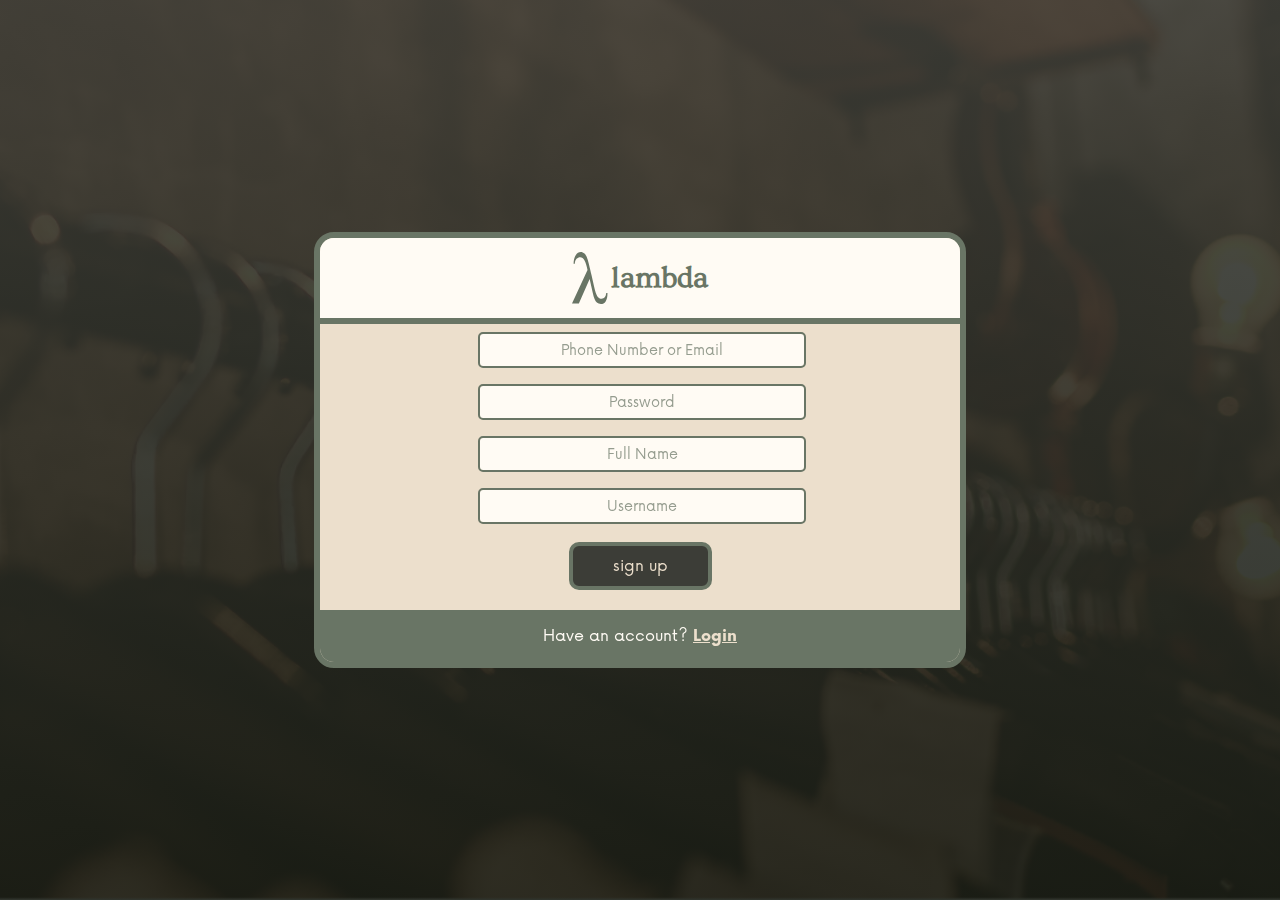
<file: page/signup.html>
<!DOCTYPE html>
<html lang="en">

<head>
    <meta charset="UTF-8">
    <meta name="viewport" content="width=device-width, initial-scale=1.0">
    <title>Home</title>
    <link rel="icon" type="image/x-icon" href="../resources/image/main/logo.svg">
    <link rel="stylesheet" href="../CSS/main.css">
    <link rel="stylesheet" href="../CSS/sub/register.css">
</head>

<body>
    <div class="register-holder">
        <div class="main-register-holder">
            <div class="main-register-section">
                <form action="">
                    <div class="logo">
                        <svg class="logo-image" viewBox="0 0 863.71 1264.85">
                            <path
                                d="M832.99,999.23h30.72c0,92.66-15.19,160.08-45.51,202.29-30.32,42.24-68.16,63.33-113.5,63.33-37.1,0-72.73-13.98-106.89-41.95-34.16-27.95-64.8-102.88-91.87-224.79l-76.63-341.51-262.54,595.61H0L377.65,438.72c-20.13-105.54-44.41-183.66-72.81-234.36-28.4-50.71-63.64-76.06-105.65-76.06-33.77,0-63.21,12.82-88.37,38.43-25.16,25.61-39.22,65.19-42.15,118.78h-30.72c1.75-86.34,19.11-155.51,52.06-207.51C122.93,26,164.12,0,213.56,0c31.76,0,61.92,13.1,90.46,39.27,28.52,26.2,53.22,70.89,74.11,134.14s53.39,194.3,97.52,393.12l62.88,280.22c25.49,116.07,52.32,193.68,80.49,232.87,28.18,39.19,61.83,58.75,100.99,58.75,66.4,0,104.07-46.36,112.99-139.13Z" />
                        </svg>
                        <h1 class="logo-text">lambda</h1>
                    </div>
                    <div class="input-holder">
                        <div class="input-section">
                            <input type="text" placeholder="Phone Number or Email" required autocomplete="off"
                                autofocus>
                        </div>
                        <div class="input-section">
                            <input type="password" placeholder="Password" required autocomplete="off">
                        </div>
                        <div class="input-section">
                            <input type="text" placeholder="Full Name" required autocomplete="off">
                        </div>
                        <div class="input-section">
                            <input type="text" placeholder="Username" required autocomplete="off">
                        </div>
                        <div class="submit-section">
                            <a href="home.html">sign up</a>
                        </div>
                    </div>
                </form>
            </div>
            <div class="alternate-register-section">
                <p>Have an account? <a href="login.html">Login</a></p>
            </div>
        </div>
    </div>
</body>
</file>
<file: CSS/main.css>
:root {
    --black: #181C14;
    --brown: #3C3D37;
    --green: #697565;
    --beige: #ECDFCC;
    --white: #FFFBF4;
}

@font-face {
    font-family: ovo;
    src: url(../resources/font/Ovo-Regular.ttf);
}

@font-face {
    font-family: now;
    src: url(../resources/font/Now-Regular.otf);
}

@font-face {
    font-family: now-bold;
    src: url(../resources/font/Now-Bold.otf);
}

::-webkit-scrollbar {
    width: 10px;
    padding-inline: 5px;
}

::-webkit-scrollbar-track {
    background: var(--brown);
}

::-webkit-scrollbar-thumb {
    background: var(--green); 
    border-radius: 10px;
    border: 3px solid var(--brown);
}

::-webkit-scrollbar-thumb:hover {
    background: var(--beige); 
}

body{
    background-color: var(--beige);
    font-family: now;
    margin: 0;
}

header{
    background-color: var(--brown);
    height: 10vh;
    display: flex;
    width: 100%;
    position: sticky;
    top: 0;
    z-index: 100;
    animation: header-move 1s ease-in-out 1s;
    animation-fill-mode: both;
}

.header-element-1, .header-element-3{
    width: 25%;
    padding-inline: auto;
    height: 100%;
    display: flex;
}

.header-element-1{
    padding-left: 4%;
}

.header-element-2{
    width: 50%;
    height: 100%;
    display: flex;
    justify-content: center;
    padding-inline: auto;
}

.header-element-3{
    padding-right: 2%;
    flex-direction: row-reverse;
}

.logo{
    display: flex;
    height: 80%;
    margin-block: auto;
}

.logo-image{
    height: 40px;
    margin-block: auto;
    fill: var(--beige);
}

.logo-text{
    color: var(--beige);
    font-family: ovo;
    font-size: 1.7em;
    margin-block: auto;
    font-weight: 500;
    margin-left: .5%;
}

.navigation{
    display: flex;
    justify-content: center;
    margin-block: auto;
    width: 80%;
}

.nav-item{
    color: var(--beige);
    font-family: now;
    font-size: 1.2em;
    text-decoration: none;
    margin-inline: 3%;
    width: auto;
    transition: 0.5s;
}

.nav-item-inactive{
    position: relative;
}

.nav-item-inactive::before{
    content: '';
    position: absolute;
    width: 0%;
    height: 3px;
    background-color: var(--white);
    left: 0;
    bottom: -5px;
    transform-origin: left;
    transition: 0.4s ease-out 0.1s;
}

.nav-item-inactive:hover::before{
    width: 100%;
}

.nav-item-active{
    font-family: now-bold;
    transition: 0.5s;
}

.nav-item-active:hover{
    transform: skewX(-10deg);
}

.user{
    display: flex;
    margin-block: auto;
}

.user-item{
    font-family: now-bold;
    text-decoration: none;
    font-size: .9em;
    padding-inline: 20px;
    padding-block: 8px;
    border-radius: 20px;
}

.user-signup{
    color: var(--black);
    background-color: var(--white);
    margin-right: -30px;
    padding-right: 35px;
    transition: .3s;
}

.user:has(.user-signup:hover) .user-login{
    background-color: var(--white);
    color: var(--white);
}

.user-login{
    color: var(--beige);
    background-color: var(--green);
    transition: .3s;
}

.user:has(.user-login:hover) .user-signup{
    background-color: var(--green);
    color: var(--green);
}

footer{
    background-color: var(--black);
}

.newsletter{
    width: 100%;
    background-color: var(--green);
    padding-top: 2vh;
    border-top: 3px solid var(--black);
}

.newsletter-text{
    font-family: now-bold;
    font-size: 1.5em;
    color: var(--beige);
    text-align: center;
    margin-top: 0;
    margin-bottom: 3vh;
}

.newsletter-form{
    padding-bottom: 2vh;
    display: flex;
    margin-inline: auto;
    width: 100%;
    justify-content: center;
}

.newsletter-form input{
    background-color: var(--black);   
    color: var(--beige);
    font-family: ovo;
    font-size: 1.1em;
    border: none;
    padding-block: 1.5vh;
    padding-inline: 2%;
    width: 40%;
    border-radius: 10px;
    margin-right: 1%;
    transition: 0.2s;
    outline: 2px solid transparent;
}

.newsletter-form input:focus{
    outline: 2px solid var(--beige);
}

.newsletter-form input::placeholder{
    color: var(--beige);
    opacity: .7;
}

.newsletter-form button{
    background-color: color-mix(in srgb, var(--beige) 40%, transparent);
    color: var(--beige);
    border-radius: 10px;
    font-family: now-bold;
    font-size: 1.1em;
    border: 3px solid var(--beige);
    padding-inline: 1%;
    box-shadow: 0 0 0 var(--beige);
    transition: 0.3s;
}

.newsletter-form button:hover{
    box-shadow: 0 3px 0 var(--beige);
}

.footer-contact-info{
    background-color: var(--black);
    display: flex;
    flex-wrap: wrap;
    justify-content: space-around;
    align-content: center;
    padding-top: 20px;
    margin-right: 5%;
    margin-left: 1%;
}

.footer-contact-logo{
    align-items: center;
}

.footer-logo-holder{
    display: flex;
    align-items: center;
}

.footer-logo{
    display: flex;
    margin-bottom: 10px;
    margin-inline: auto;
    padding-bottom: 5px;
    border-bottom: 2px solid var(--beige);
}

.footer-logo-image{
    height: 40px;
    margin-block: auto;
    fill: var(--beige);
}

.footer-logo-text{
    color: var(--beige);
    font-family: ovo;
    font-size: 1.7em;
    margin-block: auto;
    font-weight: 500;
    margin-left: 2px;
}

.footer-contact-holder{
    display: flex;
    flex-direction: column;
}

.footer-contact{
    display: flex;
    margin-block: 5px;
    max-width: 200px;
}

.footer-contact-icon{
    min-height: 20px;
    min-width: 20px;
    max-height: 20px;
    max-width: 20px;
    fill: var(--beige);
}

.footer-contact-text{
    color: var(--beige);
    font-family: now;
    font-size: 0.7em;
    margin-block: auto;
    margin-left: 5px;
}

.footer-sections{
    display: flex;
    flex-wrap: wrap;
    justify-content: space-around;
    width: 70%;
}

.footer-section{
    display: flex;
    flex-direction: column;
    margin-inline: 15px;
    margin-top: 2vh;
}

.footer-title{
    font-family: now-bold;
    color: var(--beige);
    font-size: 1.5em;
    margin-top: 0;
}

.footer-item{
    font-family: now;
    color: color-mix(in srgb, var(--beige) 40%, transparent);
    font-size: 0.7em;
    margin-block: 2px;
    text-decoration: none;
    transition: 0.2s;
}

.footer-item:hover{
    color: var(--beige);
}

.footer-social-media{
    margin-top: 10px;
    display: flex;
    flex-direction: column;
    justify-content: center;
}

.footer-social-media-title{
    font-family: now-bold;
    color: var(--beige);
    font-size: 1.4em;
    margin-top: 0;
    margin-bottom: 5px;
    margin-inline: auto;
}

.footer-social-media-links{
    display: flex;
    justify-content: center;
}

.footer-social-media-link{
    width: 25px;
    height: 25px;
    margin-inline: 5px;
    fill: var(--beige);
    position: relative;
    transition: 0.3s;
}

.footer-social-media-link:hover{
    fill: var(--green);
}

.footer-social-media-icon{
    z-index: 2;
    position: relative;
}

.footer-social-media-icon-fill{
    border-radius: 50px;
    width: 23px;
    height: 23px;
    background-color: transparent;
    position: absolute;
    top: 50%;
    left: 50%;
    transform: translate(-50%,-50%);
    z-index: 0;
    transition: 0.3s;
}

.footer-social-media-link:hover .footer-social-media-icon-fill{
    background-color: var(--beige);
}

.footer-divider{
    margin-inline: 5%;
    border: none;
    border-top: 1.5px dashed color-mix(in srgb, var(--beige) 40%, transparent);
    margin-top: 20px;
}

.footer-legal{
    display: flex;
    justify-content: center;
}

.footer-legal-text{
    font-family: ovo;
    font-size: .8em;
    color: var(--beige);
    margin-top: 5px;
    margin-bottom: 0;
    padding-bottom: 5px;
}
</file>
<file: CSS/sub/home.css>
@keyframes hero-height {
    from {
        padding-top: 10vh;
        margin-top: -10vh;
    }
    to {
        padding-top: 0vh;
        margin-top: 0vh;
    }
}

@keyframes header-move {
    from {
    transform: translateY(-10vh);
    }
    to {
        transform: translateY(0);
    }
}

@keyframes hero-text-move {
    from {
        left: -100%;
    }
    to {
        left: 0;
    }
}

@keyframes hero-link {
    from {
        filter: blur(100px);
    }
    to {
        filter: blur(0);
    }
}

@keyframes hero-logo {
    from {
        visibility: visible;
        filter: blur(0);
        opacity: 1;
    }
    to {
        visibility: visible;
        filter: blur(1000px);
        opacity: 0;
    }
}

.hero-section{
    height: 90vh;
    background-image: linear-gradient(to bottom, color-mix(in srgb, var(--green) 50%, transparent), color-mix(in srgb, var(--black) 50%, transparent)), url(../../resources/image/home/hero.png);
    background-size: cover;
    animation: hero-height 1s ease-in-out .5s;
    animation-fill-mode: backwards;
}

.logo-hero{
    display: flex;
    height: 60vh;
    width: 60%;
    margin-block: auto;
    position: absolute;
    align-items: center;
    justify-content: center;
    top: 50%;
    left: 50%;
    transform: translate(-50%,-50%);
    animation: hero-logo 1s ease-in-out .5s;
    animation-fill-mode: backwards;
    visibility: hidden;
}

.logo-hero-image{
    height: 270px;
    margin-block: auto;
    fill: var(--beige);
}

.logo-hero-text{
    color: var(--beige);
    font-family: ovo;
    font-size: 10em;
    margin-block: auto;
    font-weight: 500;
    margin-left: .5%;
}

.hero-text-holder{
    position: absolute;
    bottom: 0;
    width: 70%;
    padding-bottom: 4vh;
    padding-left: 1%;
    animation: hero-text-move 1s ease-in-out 1.5s;
    animation-fill-mode: backwards;
}

.hero-text{
    font-family: ovo;
    font-weight: normal;
    font-size: 5em;
    color: var(--beige);
    width: 70%;
    margin-block: 0;
    width: 100%;
}

.hero-text-2{
    margin-left: 20%;
}

.hero-shop-link{
    position: absolute;
    bottom: 0;
    right: 0;
    margin-right: 6%;
    margin-bottom: 4%;
    padding-inline: 3%;
    padding-block: 7px;
    background-color: color-mix(in srgb, var(--beige) 30%, transparent);
    color: var(--beige);
    text-decoration: none;
    border: 3px solid var(--beige);
    border-radius: 50px;
    font-size: 1.5em;
    animation: hero-link 1s ease-in-out 2s;
    animation-fill-mode: backwards;
    box-shadow: 0 0 0 var(--beige);
    transition: 0.5s;
}

.hero-shop-link:hover{
    box-shadow: 0 5px 0 var(--beige);
}

.about-section{
    min-height: 90vh;
    position: relative;
}

.about-section-holder{
    display: flex;
    justify-content: center;
    align-items: center;
    flex-wrap: wrap;
    padding-inline: 5%;
    padding-block: 5%;
}

.about-image{
    position: relative;
    width: 400px;
    height: 500px;
    margin-left: 5%;
    border-radius: 20px;
    background: linear-gradient(to top ,color-mix(in srgb, var(--green) 30%, transparent) ,color-mix(in srgb, var(--green) 30%, transparent)) ,url(../../resources/image/home/about.png) no-repeat top center;
    background-size: cover;
}

.about-text-holder{
    margin-left: 5%;
    flex: 1;
}

.about-text-line-decoration{
    font-family: now-bold;
}

.about-title{
    font-family: ovo;
    font-size: 3em;
    margin-block: 0;
}

.about-text{
    font-size: 1.2em;
    line-height: 1.4;
}

.about-background-text{
    position: absolute;
    font-size: calc(50vh);
    bottom: 0;
    margin-block: -5%;
    opacity: 0.2;
    z-index: -1;
}
</file>
<file: CSS/sub/register.css>
body{
    background-color: var(--brown);
    height: 100vh;
    display: flex;
    align-items: center;
    justify-content: center;
    background-image: linear-gradient(to bottom, color-mix(in srgb, var(--brown) 90%, transparent), color-mix(in srgb, var(--black) 90%, transparent)), url(../../resources/image/home/hero.png);
    background-size: cover;
}

.register-holder{
    /* background: linear-gradient(var(--beige), var(--beige)) padding-box,
              linear-gradient(to top, var(--black), var(--green)) border-box; */
    background-color: var(--beige);
    border: 6px solid var(--green);
    width: 50%;
    border-radius: 20px;
    overflow: hidden;
}

.logo{
    display: flex;
    height: 80px;
    margin-block: auto;
    background-color: var(--white);
    padding-inline: 20px;
    align-items: center;
    justify-content: center;
    border-bottom: 6px solid var(--green);
}

.logo-image{
    height: 65%;
    margin-block: auto;
    fill: var(--green);
}

.logo-text{
    color: var(--green);
    font-family: ovo;
    font-size: 1.9em;
    margin-block: auto;
    font-weight: 600;
    margin-left: .5%;
}

.input-holder{
    display: flex;
    width: 100%;
    flex-direction: column;
    align-items: center;
    justify-content: center;
}

.input-section{
    padding-block: 10px;
    width: 50%;
}

.input-section input{
    width: 100%;
    height: 30px;
    background-color: var(--white);
    color: var(--green);
    font-family: now;
    font-size: 0.9em;
    border: 0 none;
    border-radius: 3px;
    outline: 2px solid var(--green);
    text-align: center;
}

.input-section input::placeholder{
    color: var(--green);
    opacity: .7;
    text-align: center;
}

.alternate-register-section{
    display: flex;
    justify-content: center;
    background-color: var(--green);
    margin-top: 10px;
}

.alternate-register-section p{
    color: var(--white);
    font-family: now;
}

.alternate-register-section a{
    color: var(--beige);
    font-family: now-bold;
}

.submit-section{
    display: flex;
    justify-content: center;
    margin-block: 10px;
}

.submit-section a{
    background-color: var(--brown);
    padding-inline: 40px;
    padding-block: 10px;
    color: var(--beige);
    border: 4px solid var(--green);
    border-radius: 10px;
    text-decoration: none;
}
</file>
<file: CSS/sub/shop.css>
main{
    display: flex;
}

.filter-section{
    position: sticky;
    top: 10vh;
    width: 200px;
    background-color: var(--green);
    height: 90vh;
    color: var(--beige);
    display: flex;
    flex-direction: column;
    justify-content: space-between;
}

.filter-headers{
    font-family: now-bold;
    font-size: 1.1em;
    margin-bottom: 10px;
    margin-top: 20px;
    margin-inline: 20px;
    color: var(--white);
}

.checkbox-holder{
    display: block;
    position: relative;
    padding-left: 15px;
    margin-bottom: 5px;
    cursor: pointer;
    font-size: 22px;
    user-select: none;
    margin-inline: 20px;
}

.checkbox-holder span{
    position: absolute;
    top: 50%;
    transform: translateY(-50%);
    left: 0;
    height: 13px;
    width: 13px;
    background-color: transparent;
    border: 2.5px solid var(--beige);
    border-radius: 4px;
}

.checkbox-holder label{
    font-family: now;
    font-size: .7em;
    margin-block: 10px;
    margin-inline: 10px;
    color: var(--beige);
}

.checkbox{
    position: absolute;
    opacity: 0;
    top: 0;
    left: 0;
    margin: 0;
    z-index: 10;
    cursor: pointer;
    height: 100%;
    width: 100%;
}

.checkbox:checked ~ span{
    background-color: transparent;
}

.checkbox:checked ~ span:after {
    display: block;
}

.checkbox-holder span:after {
    content: "";
    position: absolute;
    display: none;
    left: 50%;
    top: 50%;
    width: 3px;
    height: 7px;
    border: solid var(--beige);
    border-width: 0 2.5px 2.5px 0;
    transform-origin: top;
    transform: rotate(45deg) translate(-50%, -50%);
}

.filter-cathegories-list::-webkit-scrollbar {
    width: 7px;
}

.filter-cathegories-list::-webkit-scrollbar-track {
    background: transparent;
}

.filter-cathegories-list::-webkit-scrollbar-thumb {
    background: color-mix(in srgb, var(--beige) 40%, transparent);
    border-radius: 10px;
    border: 0 none transparent;
}

.filter-cathegories-list::-webkit-scrollbar-thumb:hover {
    background: color-mix(in srgb, var(--beige) 100%, transparent);
}

.filter-cathegories-list{
    margin-right: 10px;
    overflow-y: auto;
    max-height: 30vh;
}

.filter-price-label{
    font-family: now-bold;
    font-size: 1.1em;
    margin-bottom: 10px;
    margin-top: 20px;
    color: var(--beige);
}

.filter-price-inputs td:first-child{
    text-align: right;
    width: 30%;
}

.filter-price-inputs td:last-child{
    text-align: left;
    width: 70%;
}

.filter-price-input{
    height: 30px;
    width: 70%;
    border: 0 none;
    background-color: var(--brown);
    color: var(--white);
    text-align: center;
    font-family: now-bold;
    border-radius: 15px;
    margin-left: 7px;
}

.filter-price-input:focus{
    outline: 2px solid var(--beige);
}

.filter-price-input::-webkit-outer-spin-button, .filter-price-input::-webkit-inner-spin-button {
    -webkit-appearance: none;
    margin: 0;
}

.filter-price-set-holder{
    text-align: center;
}

.filter-price-set{
    margin-top: 10px;
    background-color: var(--beige);
    color: var(--brown);
    font-family: now-bold;
    padding: 10px 20%;
    border-radius: 50px;
    border: 0 none;
    cursor: pointer;
}

.filter-rating-section{
    display: flex;
    align-items: center;
    margin-bottom: 20px;
}

.filter-rating-star{
    width: 20px;
}

.filter-rating-toggle-holder{
    width: 13px;
    height: 13px;
    margin-right: 0;
}

.filter-rating-inputs{
    display: flex;
    flex-direction: row-reverse;
}

.filter-rating-star-holder{
    margin-inline: 1px;
}

.filter-rating-input{
    position: absolute;
    opacity: 0;
    width: 20px;
    height: 20px;
    margin: 0;
    cursor: pointer;
}

.filter-rating-star path{
    fill: var(--brown);
}

.filter-rating-input:checked ~ .filter-rating-star path,
.filter-rating-star-holder:has(.filter-rating-input:checked) ~ .filter-rating-star-holder .filter-rating-star path{
  fill: gold;
}

.hr{
    border: 0;
    height: 0.2em;
    background-color: var(--beige);
    margin-inline: 20px;
}

.shop-section{
    width: calc(100vw - 200px);
}

.shop-search-holder-result{
    position: sticky;
    top: 10vh;
    background-color: var(--beige);
    z-index: 10;
}

.shop-search-holder{
    position: relative;
    padding-top: 20px;
    padding-left: 20px;
}

.shop-search-icon{
    position: absolute;
    width: 20px;
    fill: var(--green);
    top: calc(50% + 10px);
    left: 30px;
    transform: translate(0, -50%);
    opacity: .7;
}

.shop-search{
    width: max(50%, 300px);
    height: 30px;
    background-color: var(--white);
    color: var(--green);
    font-family: now-bold;
    font-size: 1.1em;
    border: 0 none;
    border-radius: 3px;
    outline: 2px solid var(--green);
    padding-left: 40px;
    padding-right: 20px;
}

.shop-search::placeholder{
    color: var(--green);
    opacity: .7;
}

.shop-search:focus{
    outline: 4px solid var(--green);
}

.shop-search-holder:has(.shop-search:focus) .shop-search-icon{
    opacity: 1;
}

.shop-search-result{
    font-family: now;
    margin-left: 25px;
    margin-bottom: 0;
    padding-bottom: 10px;
    color: var(--green);
}

.shop-search-result-word{
    font-family: now-bold;
}

.shop-sorting{
    display: flex;
    gap: 20px;
    align-items: center;
    margin-left: 25px;
}

.shop-sorting-header{
    margin-block: 0;
    font-family: now-bold;
    color: var(--green);
}

.shop-sorting-button{
    position: relative;
    background-color: var(--beige);
    font-family: now-bold;
    font-size: .8em;
    border: 3px solid var(--green);
    padding-block: 6px;
    padding-inline: 10px;
    color: var(--green);
    border-radius: 7px;
}

.shop-sorting-button-input{
    position: absolute;
    top: 50%;
    left: 50%;
    transform: translate(-50%, -50%);
    opacity: 0;
    width: calc(100% + 10px);
    height: calc(100% + 10px);
    margin: 0;
    cursor: pointer;
}

.shop-sorting-button:has(.shop-sorting-button-input:checked){
    background-color: var(--green);
    color: var(--white);
}

.shop-deck{
    display: flex;
    flex-wrap: wrap;
    justify-content: space-evenly;
    margin-block: 20px;
    margin-inline: 10px;
    column-gap: 20px;
    row-gap: 40px;
}

.card-element{
    display: flex;
    flex-direction: column;
    align-items: stretch;
    width: 250px;
    background-color: var(--beige);
    border-radius: 30px;
    overflow: hidden;
    background: linear-gradient(white, white) padding-box,
              linear-gradient(to top, var(--black), var(--green)) border-box;
    border: 6px solid transparent;
    text-decoration: none;
}

.card-image-section{ 
    overflow-x: hidden;
    height: 260px;
    width: 250px;
}

.card-image-scroll{
    display: flex;
    transform: translateX(0px);
}

.card-image-element{
    overflow: hidden;
    width: 250px;
    height: 260px;
    position: relative;
    flex-shrink: 0;
}

.card-image-element img{
    width: 100%;
    position: absolute;
    top: 50%;
    left: 50%;
    transform: translate(-50%, -50%);
}

.card-title-section{
    background-color: var(--beige);
    color: var(--black);
    font-family: now-bold;
    font-size: .9em;
}

.card-title{
    margin-block: 10px;
    margin-inline: 10px;
}

.card-info-section{
    display: flex;
    justify-content: space-between;
    padding-inline: 10px;
    padding-block: 10px;
    background-color: var(--brown);
}

.card-star-review{
    display: flex;
    gap: 2px;
}

.card-rating-star{
    width: 15px;
}

.card-rating-star path{
    fill: var(--white);
}

.card-extra-option{
    display: flex;
}

.card-color-option-holder{
    position: relative;
}

.card-color-input{
    margin: 0;
    position: absolute;
    opacity: 0;
    width: 110%;
    height: 110%;
    top: 50%;
    left: 50%;
    transform: translate(-50%, -50%);
}

.card-color-input:checked ~ .card-color-option{
    outline: 3.5px solid var(--green);
}

.card-color-option{
    outline: 0px solid var(--green);
    width: 20px;
    height: 20px;
    box-sizing: border-box;
    border: 3.5px solid var(--white);
    border-radius: 50%;
    margin-inline: 2px;
}

.card-color-option-0{
    background-color: black;
}

.card-color-option-1{
    background-color: white;
}

.card-color-option-2{
    background-color: rgb(214, 0, 0);
}

.card-color-option-3{
    background-color: rgb(0, 0, 164);
}

.card-price-section{
    display: flex;
    align-items: baseline;
    gap: 10px;
    padding-inline: 20px;
    padding-block: 15px;
    background-color: var(--green);
    color: var(--white);
    font-family: now-bold;
    overflow: hidden;
}

.card-price-tag, .card-previous-price-tag{
    margin: 0;
}

.card-price-tag{
    font-size: 1.3em;
}

.card-previous-price-tag{
    color: var(--beige);
    opacity: .7;
    font-size: .9em;
    text-decoration: line-through;
    text-decoration-thickness: 2px;
    text-decoration-color: var(--white);
}
</file>
